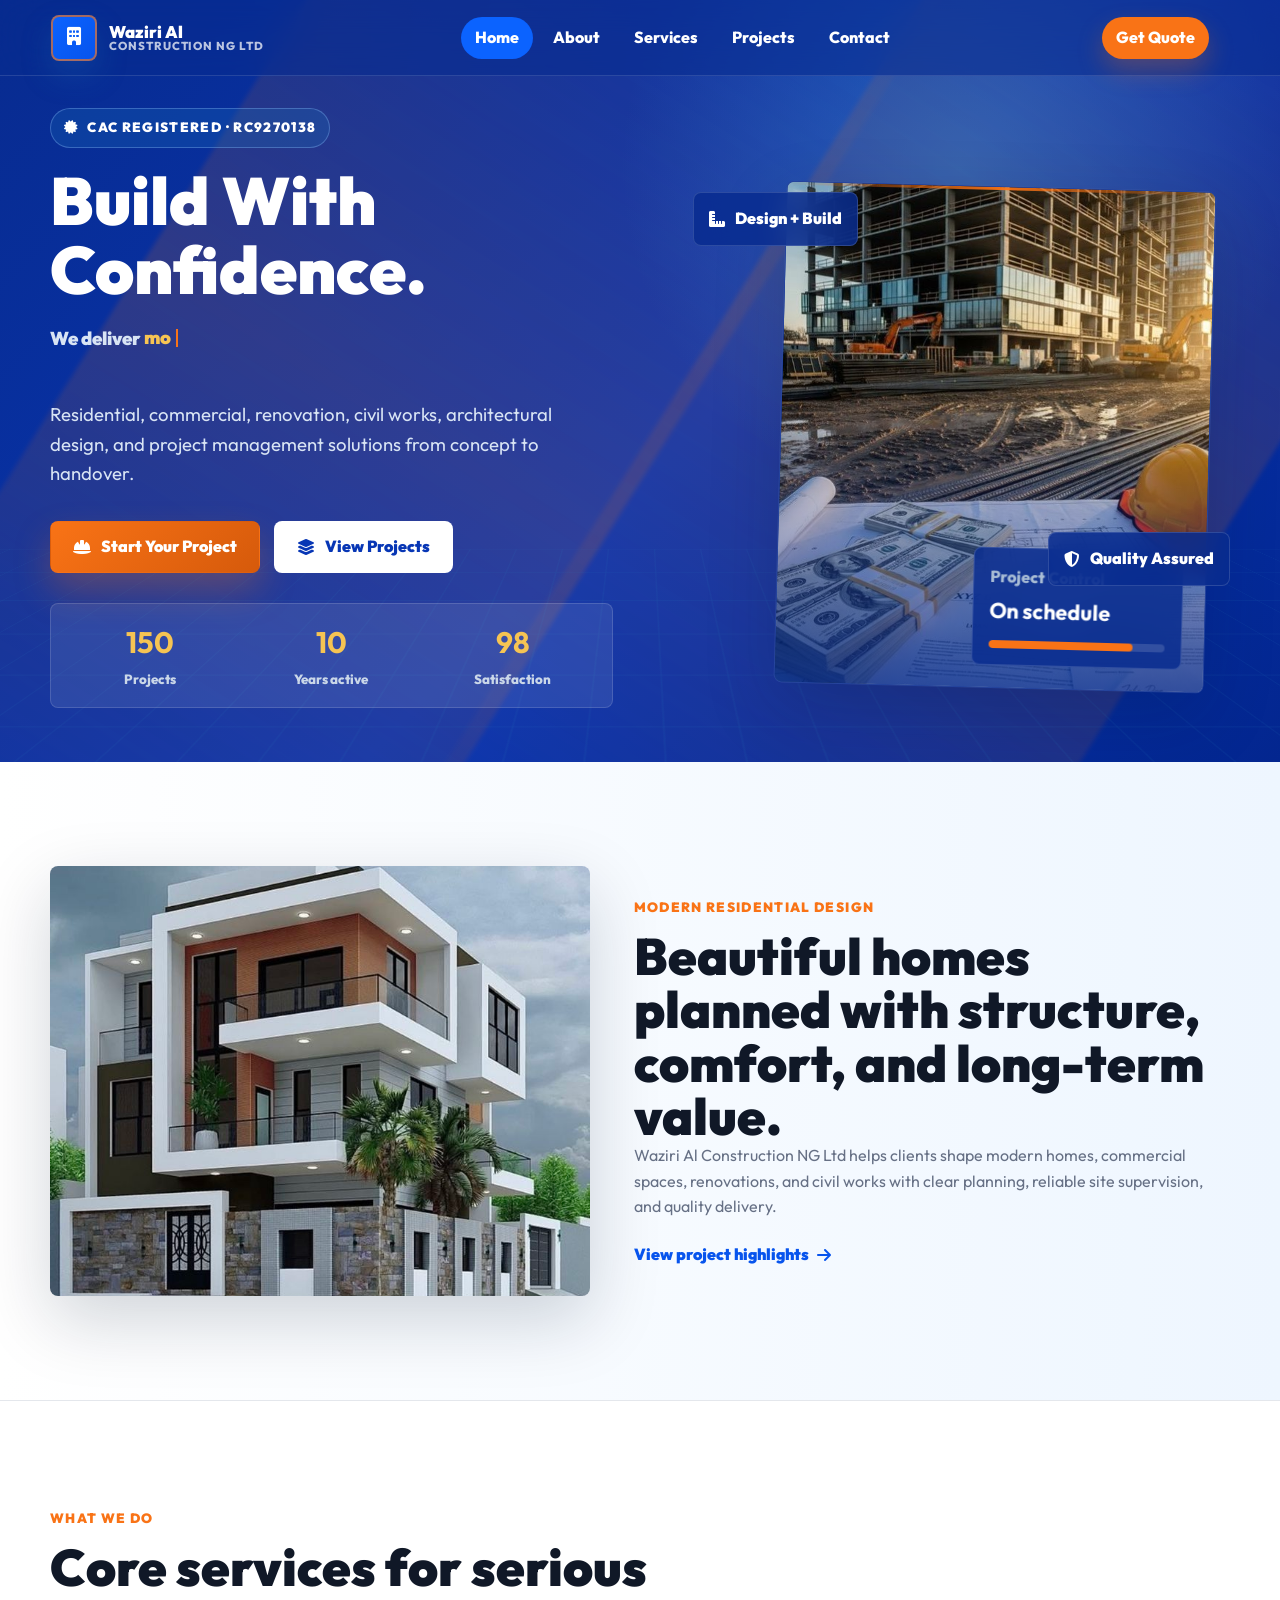
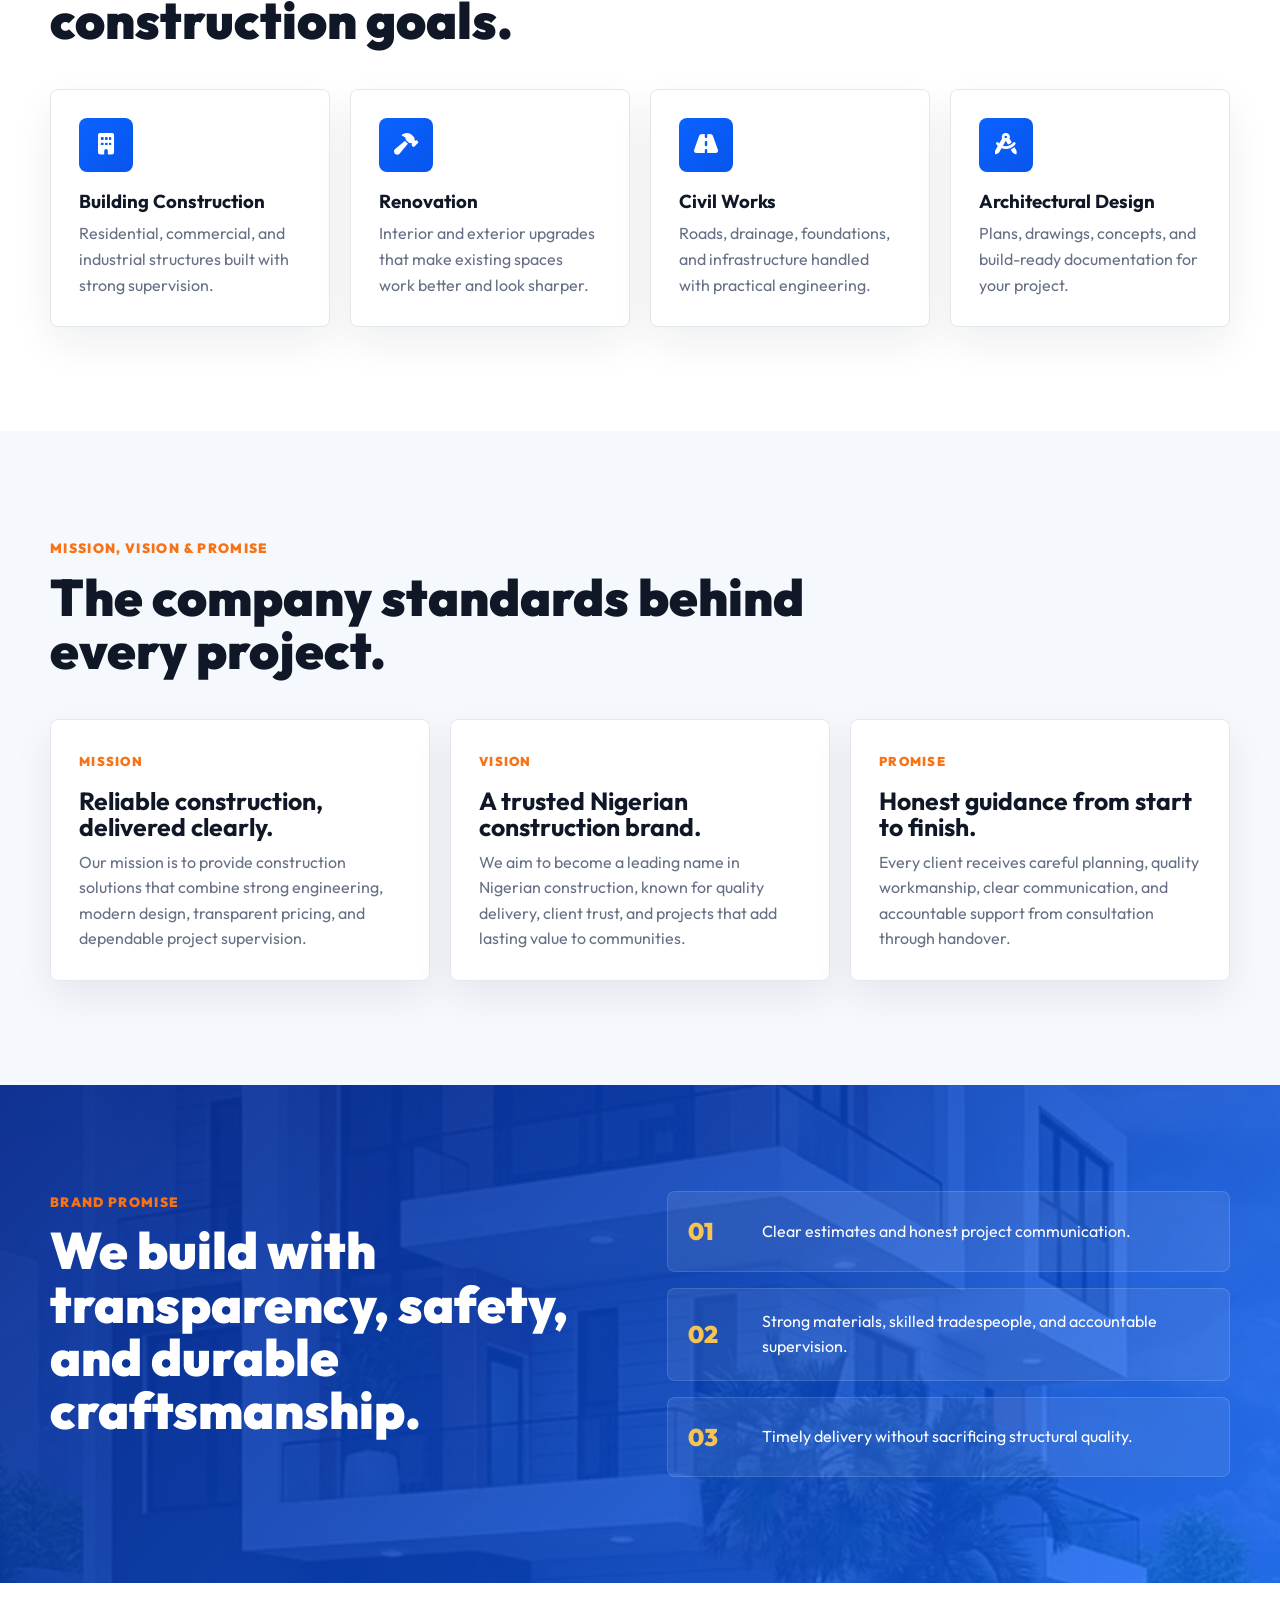
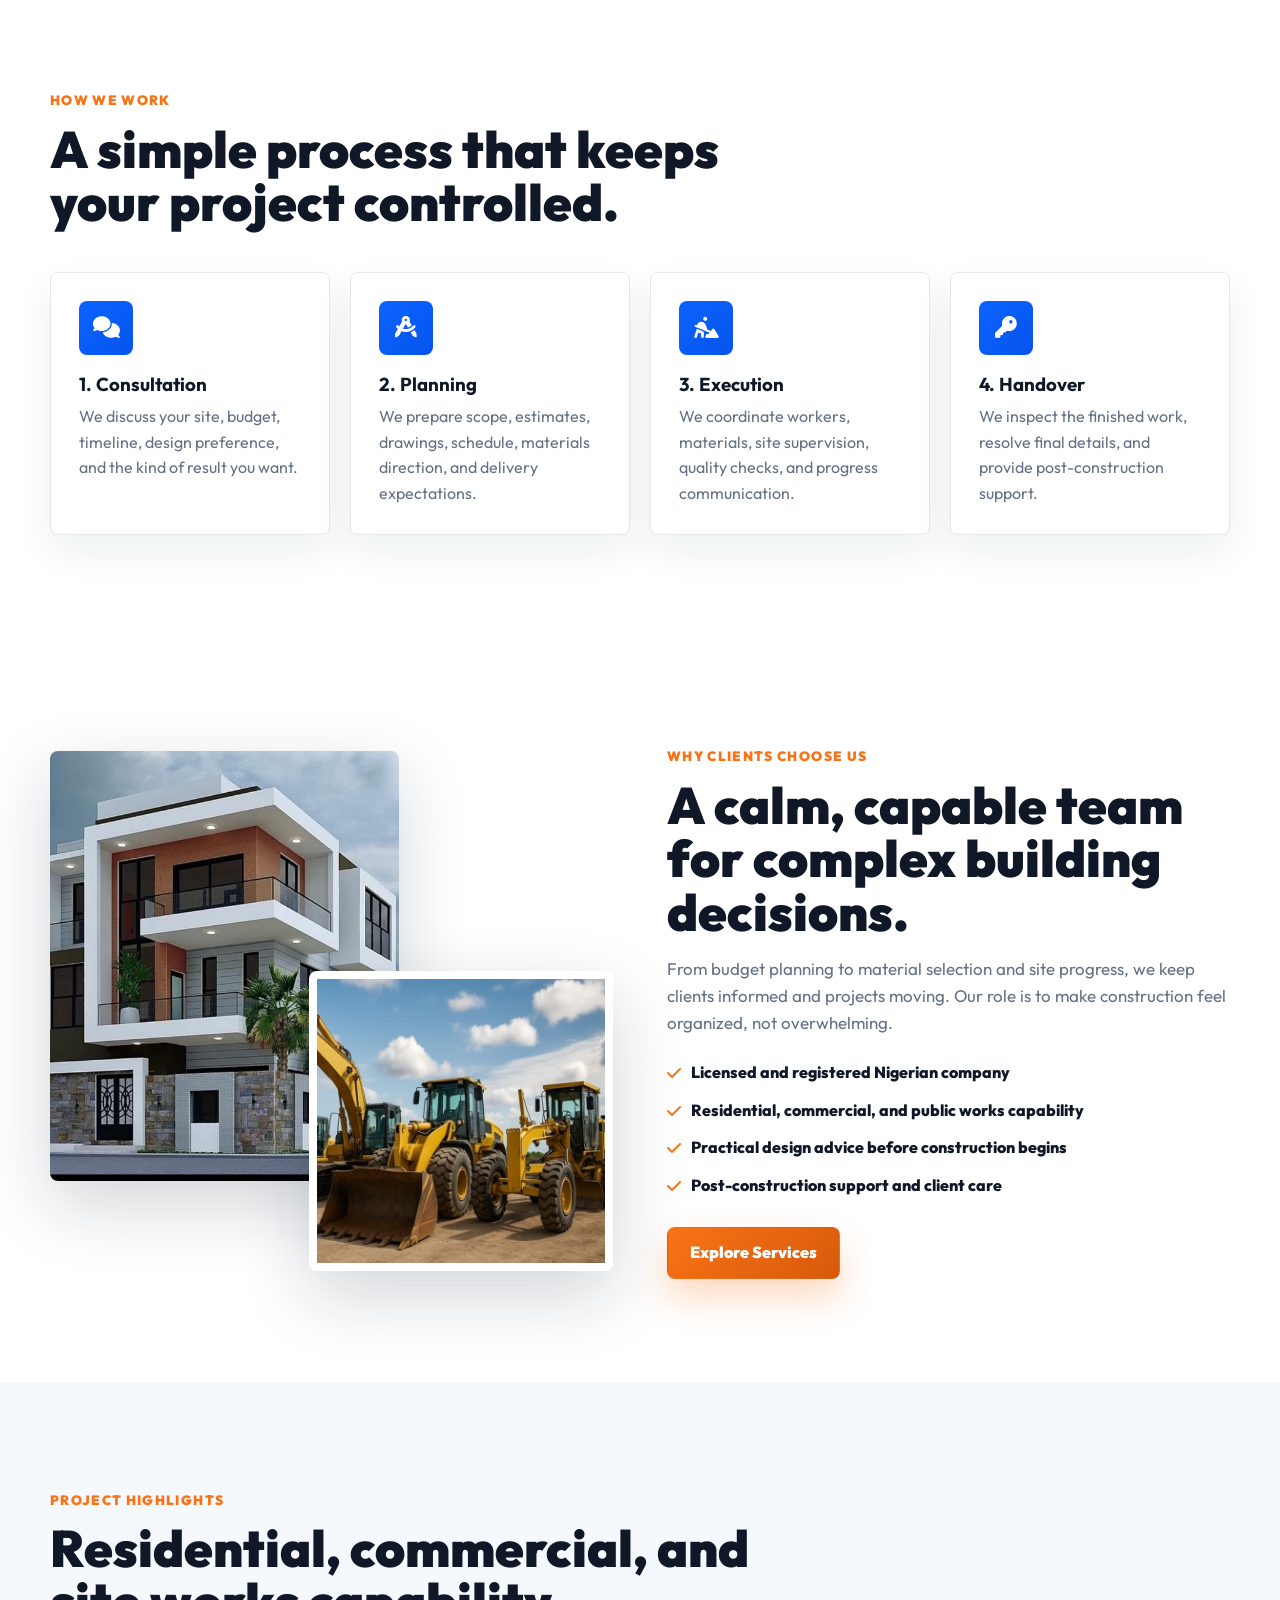
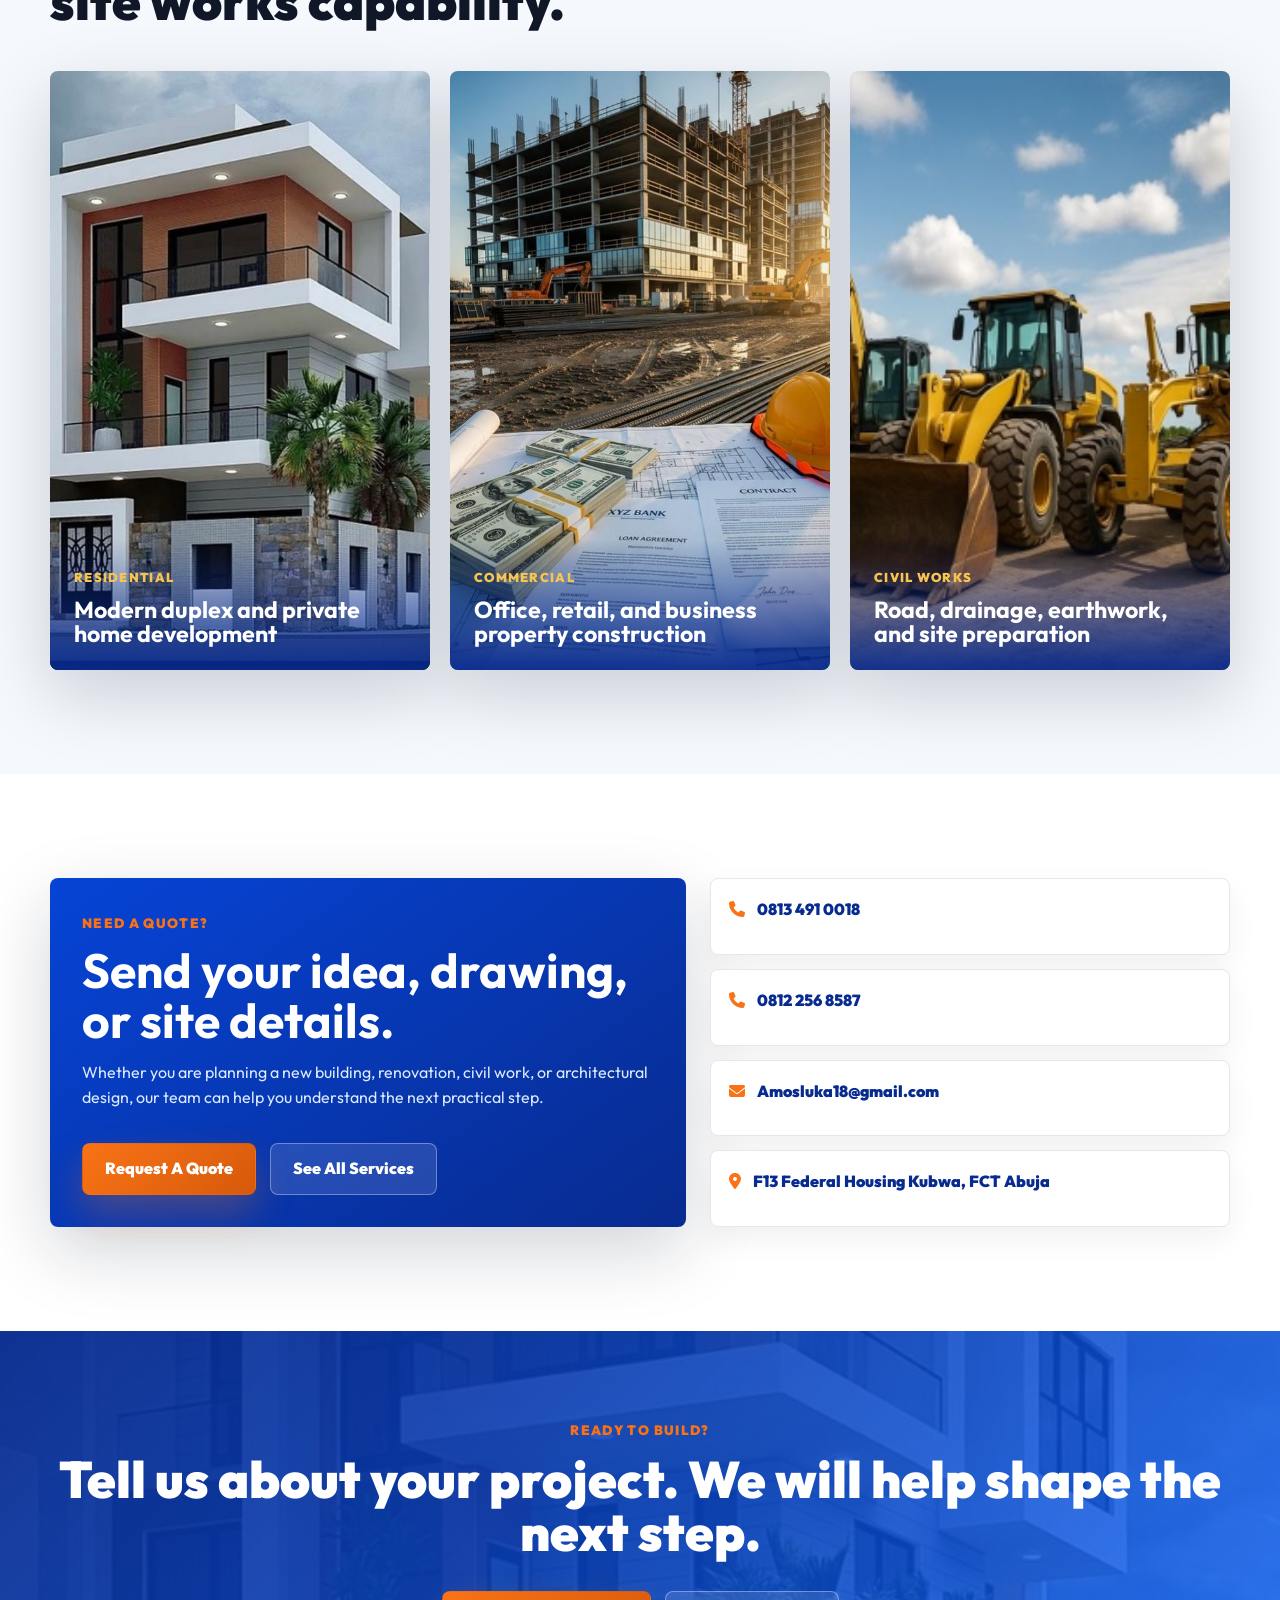
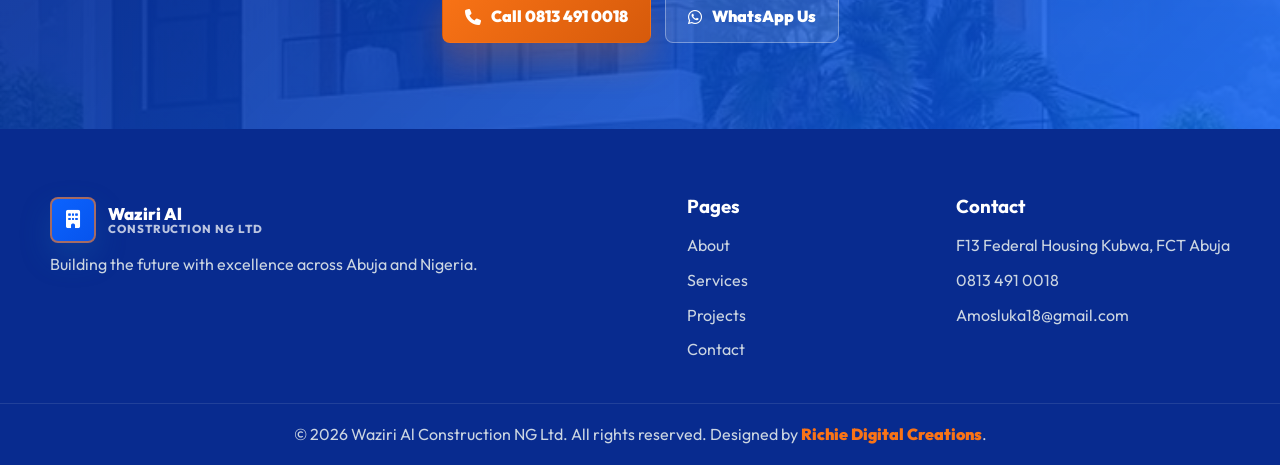
<file: index.html>
<!DOCTYPE html>
<html lang="en">
<head>
  <meta charset="UTF-8" />
  <meta name="viewport" content="width=device-width, initial-scale=1.0" />
  <title>Waziri Al Construction NG Ltd | Modern Construction in Abuja</title>
  <meta name="description" content="Waziri Al Construction NG Ltd delivers building construction, renovation, civil engineering, project management, and architectural design across Nigeria." />
  <link rel="preconnect" href="https://fonts.googleapis.com" />
  <link rel="preconnect" href="https://fonts.gstatic.com" crossorigin />
  <link href="https://fonts.googleapis.com/css2?family=Outfit:wght@300;400;500;600;700;800;900&display=swap" rel="stylesheet" />
  <link rel="stylesheet" href="https://cdnjs.cloudflare.com/ajax/libs/font-awesome/6.5.1/css/all.min.css" />
  <link rel="stylesheet" href="style.css" />
</head>
<body>
  <div class="page-loader" id="loader"><span></span><strong>Waziri Al</strong></div>

  <header class="site-header" id="navbar">
    <a class="brand" href="index (6).html" aria-label="Waziri Al Construction home">
      <span class="brand-mark"><i class="fa-solid fa-building"></i></span>
      <span><strong>Waziri Al</strong><small>Construction NG Ltd</small></span>
    </a>
    <nav class="site-nav" id="navLinks">
      <a class="active" href="index (6).html">Home</a>
      <a href="about.html">About</a>
      <a href="services.html">Services</a>
      <a href="projects.html">Projects</a>
      <a href="contact.html">Contact</a>
    </nav>
    <a class="header-cta" href="contact.html">Get Quote</a>
    <button class="menu-toggle" id="hamburger" aria-label="Open menu"><span></span><span></span><span></span></button>
  </header>

  <main>
    <section class="hero hero-home">
      <div class="hero-bg-motion">
        <span class="beam beam-one"></span>
        <span class="beam beam-two"></span>
        <span class="grid-plane"></span>
      </div>
      <div class="hero-shell">
        <div class="hero-copy reveal">
          <span class="eyebrow"><i class="fa-solid fa-certificate"></i> CAC Registered &middot; RC9270138</span>
          <h1>Build With Confidence.</h1>
          <p class="typing-lead">We deliver <span id="typedText">modern homes</span><span class="typing-cursor"></span></p>
          <p>Residential, commercial, renovation, civil works, architectural design, and project management solutions from concept to handover.</p>
          <div class="hero-actions">
            <a class="btn primary" href="contact.html"><i class="fa-solid fa-hard-hat"></i> Start Your Project</a>
            <a class="btn secondary" href="projects.html"><i class="fa-solid fa-layer-group"></i> View Projects</a>
          </div>
          <div class="hero-metrics" aria-label="Company highlights">
            <span><strong class="counter" data-target="150">0</strong><small>Projects</small></span>
            <span><strong class="counter" data-target="10">0</strong><small>Years active</small></span>
            <span><strong class="counter" data-target="98">0</strong><small>Satisfaction</small></span>
          </div>
        </div>

        <div class="hero-visual reveal">
          <div class="build-card">
            <img src="flyer-extract-1.jpg" alt="Modern construction site with planning documents" />
            <div class="scan-line"></div>
            <div class="progress-panel">
              <span>Project Control</span>
              <strong>On schedule</strong>
              <div><i style="width:82%"></i></div>
            </div>
          </div>
          <div class="floating-chip chip-one"><i class="fa-solid fa-ruler-combined"></i> Design + Build</div>
          <div class="floating-chip chip-two"><i class="fa-solid fa-shield-halved"></i> Quality Assured</div>
        </div>
      </div>
    </section>

    <section class="section intro-band">
      <div class="container showcase-grid">
        <div class="showcase-image reveal">
          <img src="flyer-extract-6.jfif" alt="Modern luxury home design" />
        </div>
        <div class="intro-copy reveal">
          <span class="section-kicker">Modern Residential Design</span>
          <h2>Beautiful homes planned with structure, comfort, and long-term value.</h2>
          <p>Waziri Al Construction NG Ltd helps clients shape modern homes, commercial spaces, renovations, and civil works with clear planning, reliable site supervision, and quality delivery.</p>
          <a class="text-link" href="projects.html">View project highlights <i class="fa-solid fa-arrow-right"></i></a>
        </div>
      </div>
    </section>

    <section class="section">
      <div class="container">
        <div class="section-head reveal">
          <span class="section-kicker">What We Do</span>
          <h2>Core services for serious construction goals.</h2>
        </div>
        <div class="service-strip">
          <article class="mini-card reveal"><i class="fa-solid fa-building"></i><h3>Building Construction</h3><p>Residential, commercial, and industrial structures built with strong supervision.</p></article>
          <article class="mini-card reveal"><i class="fa-solid fa-hammer"></i><h3>Renovation</h3><p>Interior and exterior upgrades that make existing spaces work better and look sharper.</p></article>
          <article class="mini-card reveal"><i class="fa-solid fa-road"></i><h3>Civil Works</h3><p>Roads, drainage, foundations, and infrastructure handled with practical engineering.</p></article>
          <article class="mini-card reveal"><i class="fa-solid fa-drafting-compass"></i><h3>Architectural Design</h3><p>Plans, drawings, concepts, and build-ready documentation for your project.</p></article>
        </div>
      </div>
    </section>

    <section class="section soft-section">
      <div class="container">
        <div class="section-head reveal">
          <span class="section-kicker">Mission, Vision & Promise</span>
          <h2>The company standards behind every project.</h2>
        </div>
        <div class="home-info-grid">
          <article class="info-card reveal">
            <span>Mission</span>
            <h3>Reliable construction, delivered clearly.</h3>
            <p>Our mission is to provide construction solutions that combine strong engineering, modern design, transparent pricing, and dependable project supervision.</p>
          </article>
          <article class="info-card reveal">
            <span>Vision</span>
            <h3>A trusted Nigerian construction brand.</h3>
            <p>We aim to become a leading name in Nigerian construction, known for quality delivery, client trust, and projects that add lasting value to communities.</p>
          </article>
          <article class="info-card reveal">
            <span>Promise</span>
            <h3>Honest guidance from start to finish.</h3>
            <p>Every client receives careful planning, quality workmanship, clear communication, and accountable support from consultation through handover.</p>
          </article>
        </div>
      </div>
    </section>

    <section class="section dark-section">
      <div class="container promise-grid">
        <div class="section-head reveal">
          <span class="section-kicker light">Brand Promise</span>
          <h2>We build with transparency, safety, and durable craftsmanship.</h2>
        </div>
        <div class="promise-list">
          <div class="promise-item reveal"><span>01</span><p>Clear estimates and honest project communication.</p></div>
          <div class="promise-item reveal"><span>02</span><p>Strong materials, skilled tradespeople, and accountable supervision.</p></div>
          <div class="promise-item reveal"><span>03</span><p>Timely delivery without sacrificing structural quality.</p></div>
        </div>
      </div>
    </section>

    <section class="section">
      <div class="container">
        <div class="section-head reveal">
          <span class="section-kicker">How We Work</span>
          <h2>A simple process that keeps your project controlled.</h2>
        </div>
        <div class="service-strip">
          <article class="mini-card reveal"><i class="fa-solid fa-comments"></i><h3>1. Consultation</h3><p>We discuss your site, budget, timeline, design preference, and the kind of result you want.</p></article>
          <article class="mini-card reveal"><i class="fa-solid fa-compass-drafting"></i><h3>2. Planning</h3><p>We prepare scope, estimates, drawings, schedule, materials direction, and delivery expectations.</p></article>
          <article class="mini-card reveal"><i class="fa-solid fa-person-digging"></i><h3>3. Execution</h3><p>We coordinate workers, materials, site supervision, quality checks, and progress communication.</p></article>
          <article class="mini-card reveal"><i class="fa-solid fa-key"></i><h3>4. Handover</h3><p>We inspect the finished work, resolve final details, and provide post-construction support.</p></article>
        </div>
      </div>
    </section>

    <section class="section">
      <div class="container split-section">
        <div class="image-stack reveal">
          <img src="flyer-extract-6.jfif" alt="Modern residential building design" />
          <img src="flyer-extract-10.jpg" alt="Heavy construction equipment" />
        </div>
        <div class="content-stack reveal">
          <span class="section-kicker">Why Clients Choose Us</span>
          <h2>A calm, capable team for complex building decisions.</h2>
          <p>From budget planning to material selection and site progress, we keep clients informed and projects moving. Our role is to make construction feel organized, not overwhelming.</p>
          <ul class="check-list">
            <li><i class="fa-solid fa-check"></i> Licensed and registered Nigerian company</li>
            <li><i class="fa-solid fa-check"></i> Residential, commercial, and public works capability</li>
            <li><i class="fa-solid fa-check"></i> Practical design advice before construction begins</li>
            <li><i class="fa-solid fa-check"></i> Post-construction support and client care</li>
          </ul>
          <a class="btn primary" href="services.html">Explore Services</a>
        </div>
      </div>
    </section>

    <section class="section soft-section">
      <div class="container">
        <div class="section-head reveal">
          <span class="section-kicker">Project Highlights</span>
          <h2>Residential, commercial, and site works capability.</h2>
        </div>
        <div class="home-project-row">
          <article class="home-project reveal">
            <img src="flyer-extract-6.jfif" alt="Modern residential building" />
            <div><span>Residential</span><h3>Modern duplex and private home development</h3></div>
          </article>
          <article class="home-project reveal">
            <img src="flyer-extract-1.jpg" alt="Commercial construction planning" />
            <div><span>Commercial</span><h3>Office, retail, and business property construction</h3></div>
          </article>
          <article class="home-project reveal">
            <img src="flyer-extract-10.jpg" alt="Construction equipment for civil works" />
            <div><span>Civil Works</span><h3>Road, drainage, earthwork, and site preparation</h3></div>
          </article>
        </div>
      </div>
    </section>

    <section class="section">
      <div class="container quick-contact-grid">
        <div class="quick-contact-card reveal">
          <span class="section-kicker light">Need A Quote?</span>
          <h2>Send your idea, drawing, or site details.</h2>
          <p>Whether you are planning a new building, renovation, civil work, or architectural design, our team can help you understand the next practical step.</p>
          <div class="hero-actions">
            <a class="btn primary" href="contact.html">Request A Quote</a>
            <a class="btn secondary light" href="services.html">See All Services</a>
          </div>
        </div>
        <div class="quick-contact-list reveal">
          <a href="tel:08134910018"><i class="fa-solid fa-phone"></i> 0813 491 0018</a>
          <a href="tel:08122568587"><i class="fa-solid fa-phone"></i> 0812 256 8587</a>
          <a href="mailto:Amosluka18@gmail.com"><i class="fa-solid fa-envelope"></i> Amosluka18@gmail.com</a>
          <p><i class="fa-solid fa-location-dot"></i> F13 Federal Housing Kubwa, FCT Abuja</p>
        </div>
      </div>
    </section>

    <section class="section cta-section">
      <div class="container cta-box reveal">
        <span class="section-kicker light">Ready To Build?</span>
        <h2>Tell us about your project. We will help shape the next step.</h2>
        <div class="hero-actions">
          <a class="btn primary" href="tel:08134910018"><i class="fa-solid fa-phone"></i> Call 0813 491 0018</a>
          <a class="btn secondary light" href="https://wa.me/2348134910018"><i class="fa-brands fa-whatsapp"></i> WhatsApp Us</a>
        </div>
      </div>
    </section>
  </main>

  <footer class="site-footer">
    <div class="container footer-grid">
      <div><a class="brand footer-brand" href="index (6).html"><span class="brand-mark"><i class="fa-solid fa-building"></i></span><span><strong>Waziri Al</strong><small>Construction NG Ltd</small></span></a><p>Building the future with excellence across Abuja and Nigeria.</p></div>
      <div><h3>Pages</h3><a href="about.html">About</a><a href="services.html">Services</a><a href="projects.html">Projects</a><a href="contact.html">Contact</a></div>
      <div><h3>Contact</h3><p>F13 Federal Housing Kubwa, FCT Abuja</p><p><a href="tel:08134910018">0813 491 0018</a></p><p><a href="mailto:Amosluka18@gmail.com">Amosluka18@gmail.com</a></p></div>
    </div>
    <div class="footer-bottom">&copy; <span id="currentYear"></span> Waziri Al Construction NG Ltd. All rights reserved. Designed by <a href="https://wa.me/23481258766" target="_blank" rel="noopener">Richie Digital Creations</a>.</div>
  </footer>

  <button class="scroll-top" id="scrollTop" aria-label="Scroll to top"><i class="fa-solid fa-arrow-up"></i></button>
  <script src="script.js"></script>
</body>
</html>
</file>
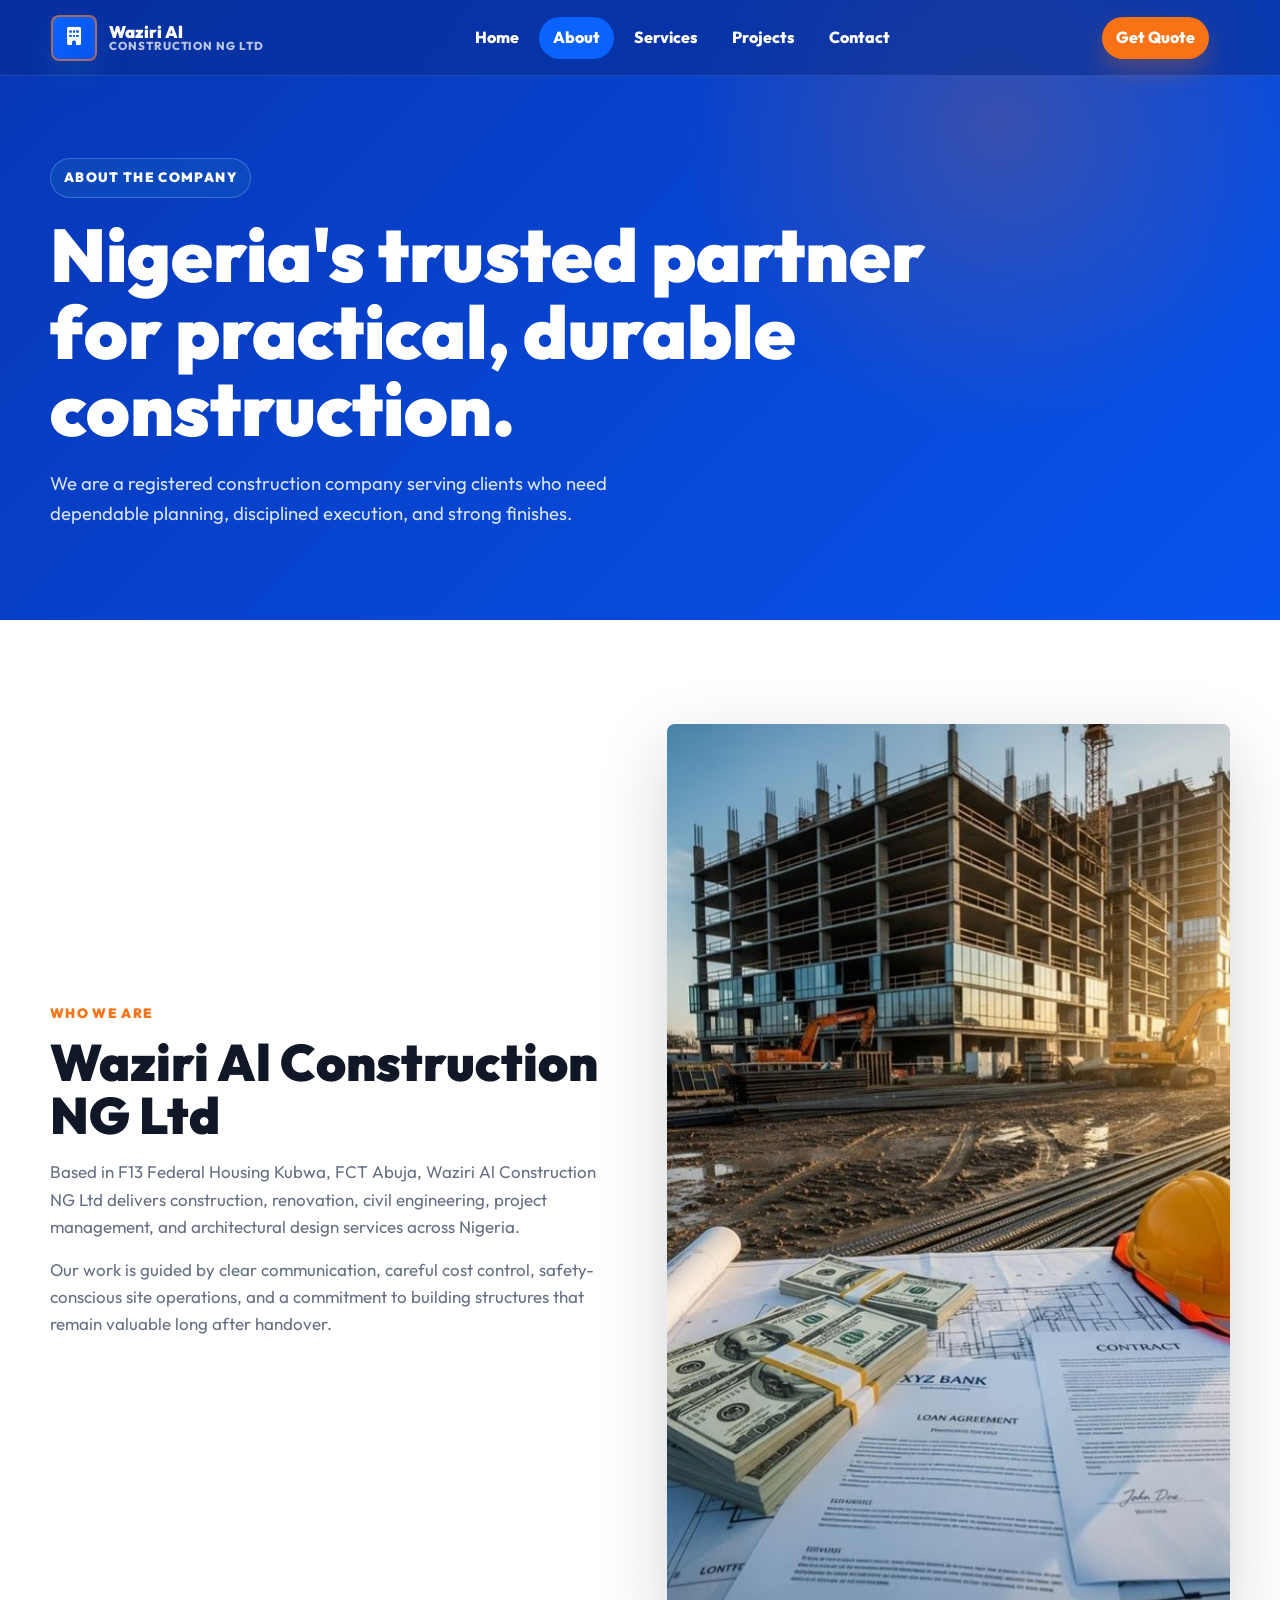
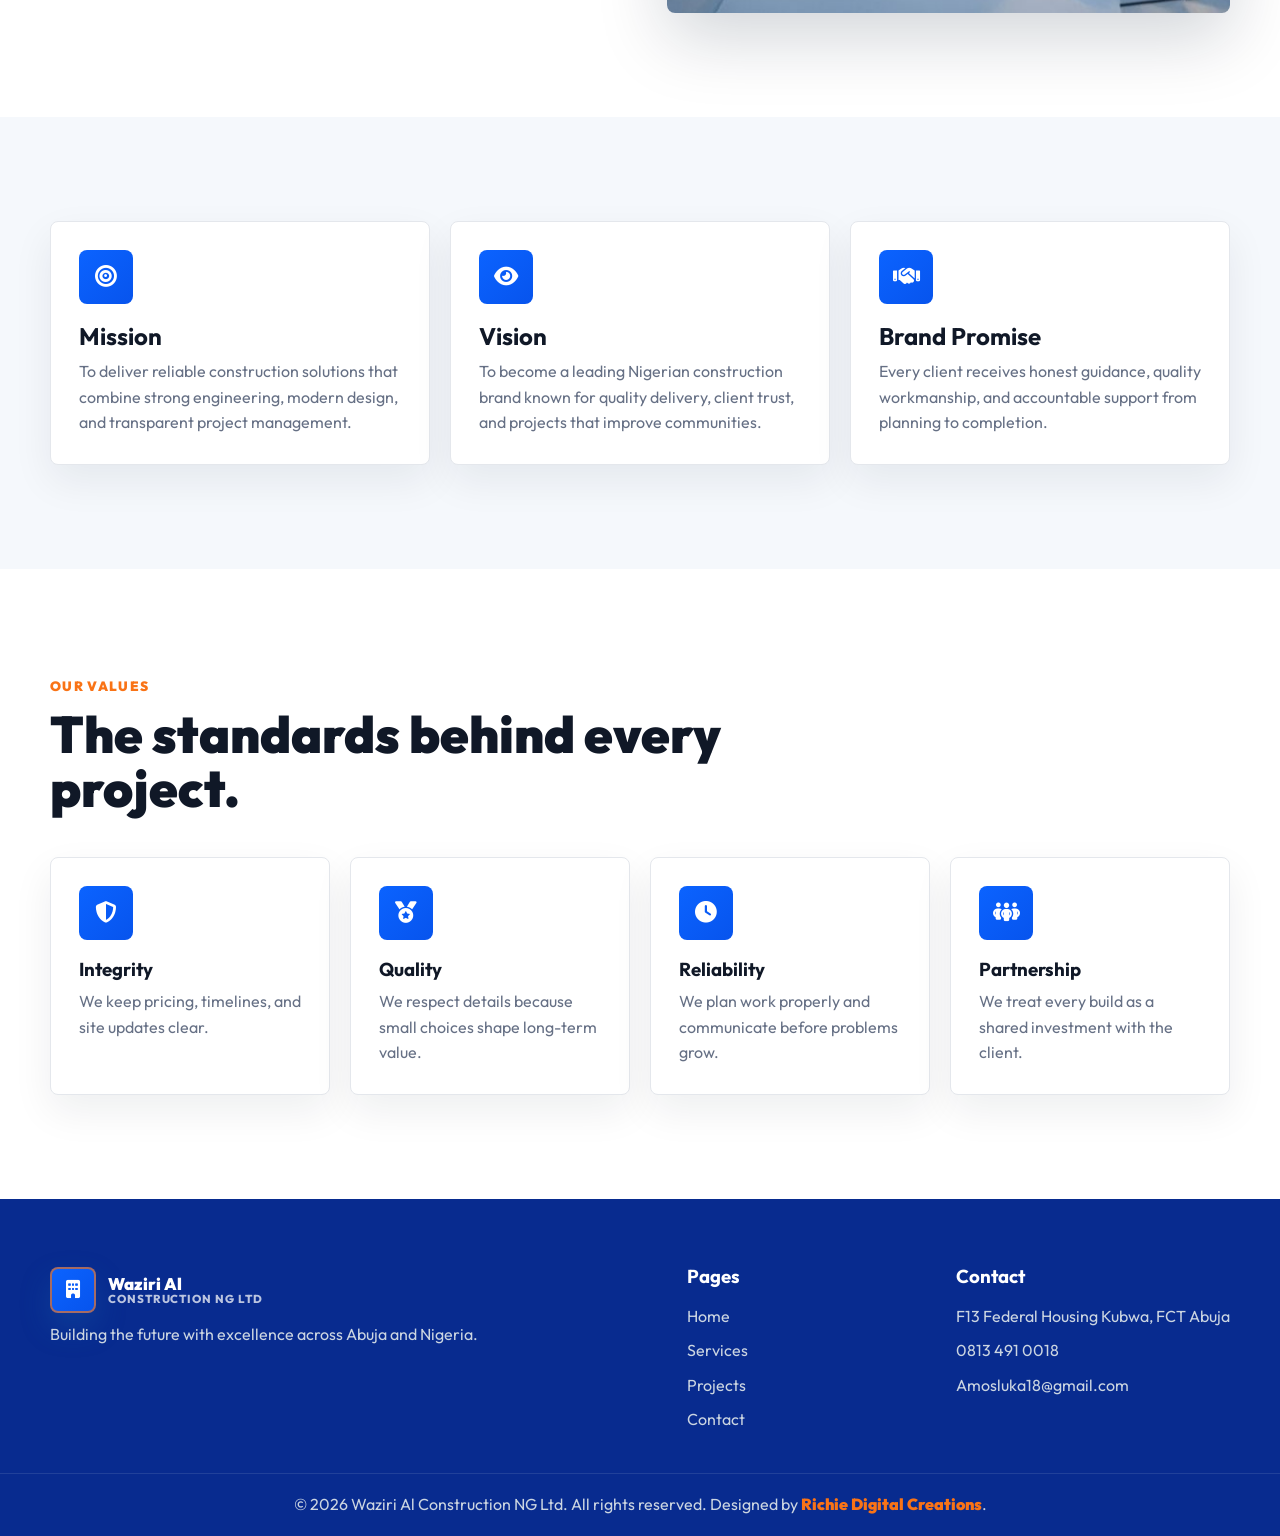
<file: about.html>
<!DOCTYPE html>
<html lang="en">
<head>
  <meta charset="UTF-8" />
  <meta name="viewport" content="width=device-width, initial-scale=1.0" />
  <title>About | Waziri Al Construction NG Ltd</title>
  <link rel="preconnect" href="https://fonts.googleapis.com" />
  <link rel="preconnect" href="https://fonts.gstatic.com" crossorigin />
  <link href="https://fonts.googleapis.com/css2?family=Outfit:wght@300;400;500;600;700;800;900&display=swap" rel="stylesheet" />
  <link rel="stylesheet" href="https://cdnjs.cloudflare.com/ajax/libs/font-awesome/6.5.1/css/all.min.css" />
  <link rel="stylesheet" href="style.css" />
</head>
<body>
  <header class="site-header" id="navbar">
    <a class="brand" href="index (6).html"><span class="brand-mark"><i class="fa-solid fa-building"></i></span><span><strong>Waziri Al</strong><small>Construction NG Ltd</small></span></a>
    <nav class="site-nav" id="navLinks"><a href="index (6).html">Home</a><a class="active" href="about.html">About</a><a href="services.html">Services</a><a href="projects.html">Projects</a><a href="contact.html">Contact</a></nav>
    <a class="header-cta" href="contact.html">Get Quote</a>
    <button class="menu-toggle" id="hamburger" aria-label="Open menu"><span></span><span></span><span></span></button>
  </header>

  <main>
    <section class="page-hero">
      <div class="container reveal">
        <span class="eyebrow">About The Company</span>
        <h1>Nigeria's trusted partner for practical, durable construction.</h1>
        <p>We are a registered construction company serving clients who need dependable planning, disciplined execution, and strong finishes.</p>
      </div>
    </section>

    <section class="section">
      <div class="container split-section">
        <div class="content-stack reveal">
          <span class="section-kicker">Who We Are</span>
          <h2>Waziri Al Construction NG Ltd</h2>
          <p>Based in F13 Federal Housing Kubwa, FCT Abuja, Waziri Al Construction NG Ltd delivers construction, renovation, civil engineering, project management, and architectural design services across Nigeria.</p>
          <p>Our work is guided by clear communication, careful cost control, safety-conscious site operations, and a commitment to building structures that remain valuable long after handover.</p>
        </div>
        <div class="image-frame reveal"><img src="flyer-extract-1.jpg" alt="Construction site and project planning documents" /></div>
      </div>
    </section>

    <section class="section soft-section">
      <div class="container values-grid">
        <article class="value-card reveal"><i class="fa-solid fa-bullseye"></i><h2>Mission</h2><p>To deliver reliable construction solutions that combine strong engineering, modern design, and transparent project management.</p></article>
        <article class="value-card reveal"><i class="fa-solid fa-eye"></i><h2>Vision</h2><p>To become a leading Nigerian construction brand known for quality delivery, client trust, and projects that improve communities.</p></article>
        <article class="value-card reveal"><i class="fa-solid fa-handshake"></i><h2>Brand Promise</h2><p>Every client receives honest guidance, quality workmanship, and accountable support from planning to completion.</p></article>
      </div>
    </section>

    <section class="section">
      <div class="container">
        <div class="section-head reveal"><span class="section-kicker">Our Values</span><h2>The standards behind every project.</h2></div>
        <div class="service-strip">
          <article class="mini-card reveal"><i class="fa-solid fa-shield-halved"></i><h3>Integrity</h3><p>We keep pricing, timelines, and site updates clear.</p></article>
          <article class="mini-card reveal"><i class="fa-solid fa-medal"></i><h3>Quality</h3><p>We respect details because small choices shape long-term value.</p></article>
          <article class="mini-card reveal"><i class="fa-solid fa-clock"></i><h3>Reliability</h3><p>We plan work properly and communicate before problems grow.</p></article>
          <article class="mini-card reveal"><i class="fa-solid fa-people-group"></i><h3>Partnership</h3><p>We treat every build as a shared investment with the client.</p></article>
        </div>
      </div>
    </section>
  </main>

  <footer class="site-footer"><div class="container footer-grid"><div><a class="brand footer-brand" href="index (6).html"><span class="brand-mark"><i class="fa-solid fa-building"></i></span><span><strong>Waziri Al</strong><small>Construction NG Ltd</small></span></a><p>Building the future with excellence across Abuja and Nigeria.</p></div><div><h3>Pages</h3><a href="index (6).html">Home</a><a href="services.html">Services</a><a href="projects.html">Projects</a><a href="contact.html">Contact</a></div><div><h3>Contact</h3><p>F13 Federal Housing Kubwa, FCT Abuja</p><p><a href="tel:08134910018">0813 491 0018</a></p><p><a href="mailto:Amosluka18@gmail.com">Amosluka18@gmail.com</a></p></div></div><div class="footer-bottom">&copy; <span id="currentYear"></span> Waziri Al Construction NG Ltd. All rights reserved. Designed by <a href="https://wa.me/23481258766" target="_blank" rel="noopener">Richie Digital Creations</a>.</div></footer>
  <button class="scroll-top" id="scrollTop" aria-label="Scroll to top"><i class="fa-solid fa-arrow-up"></i></button>
  <script src="script.js"></script>
</body>
</html>
</file>
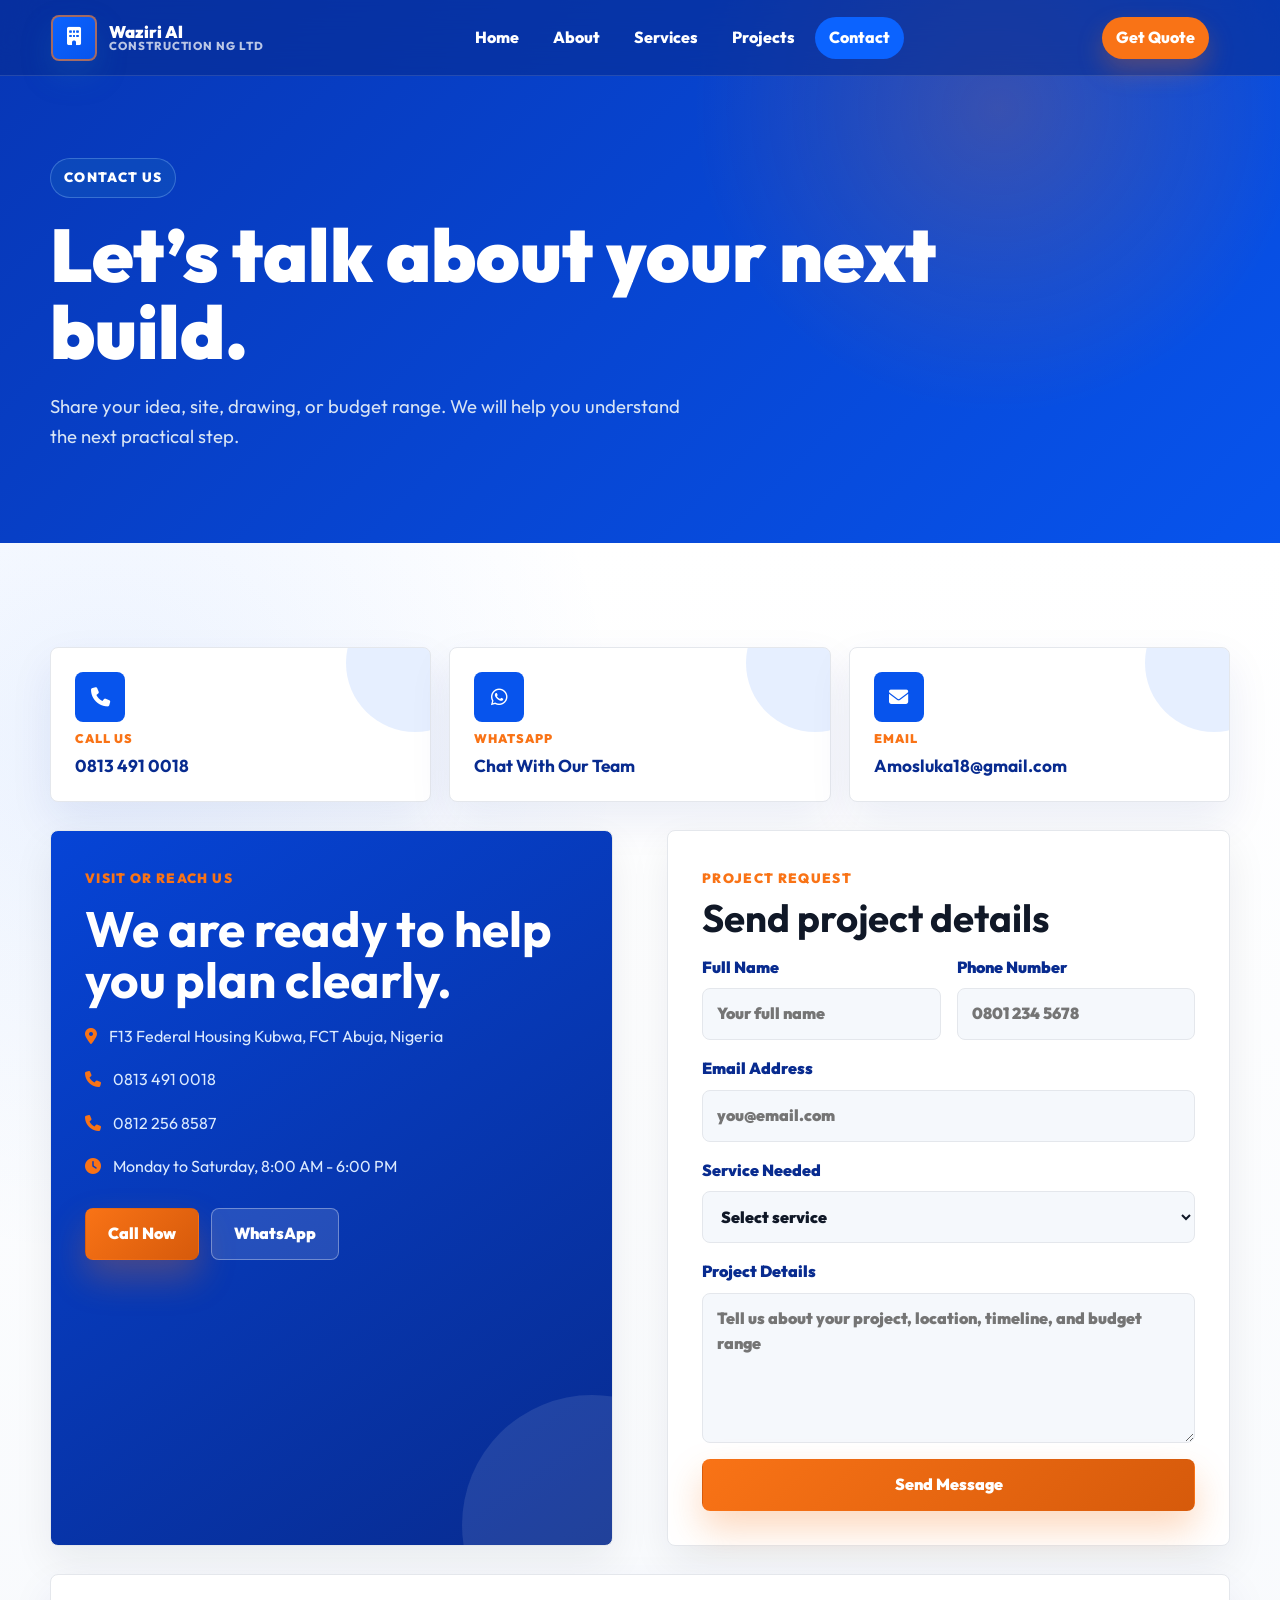
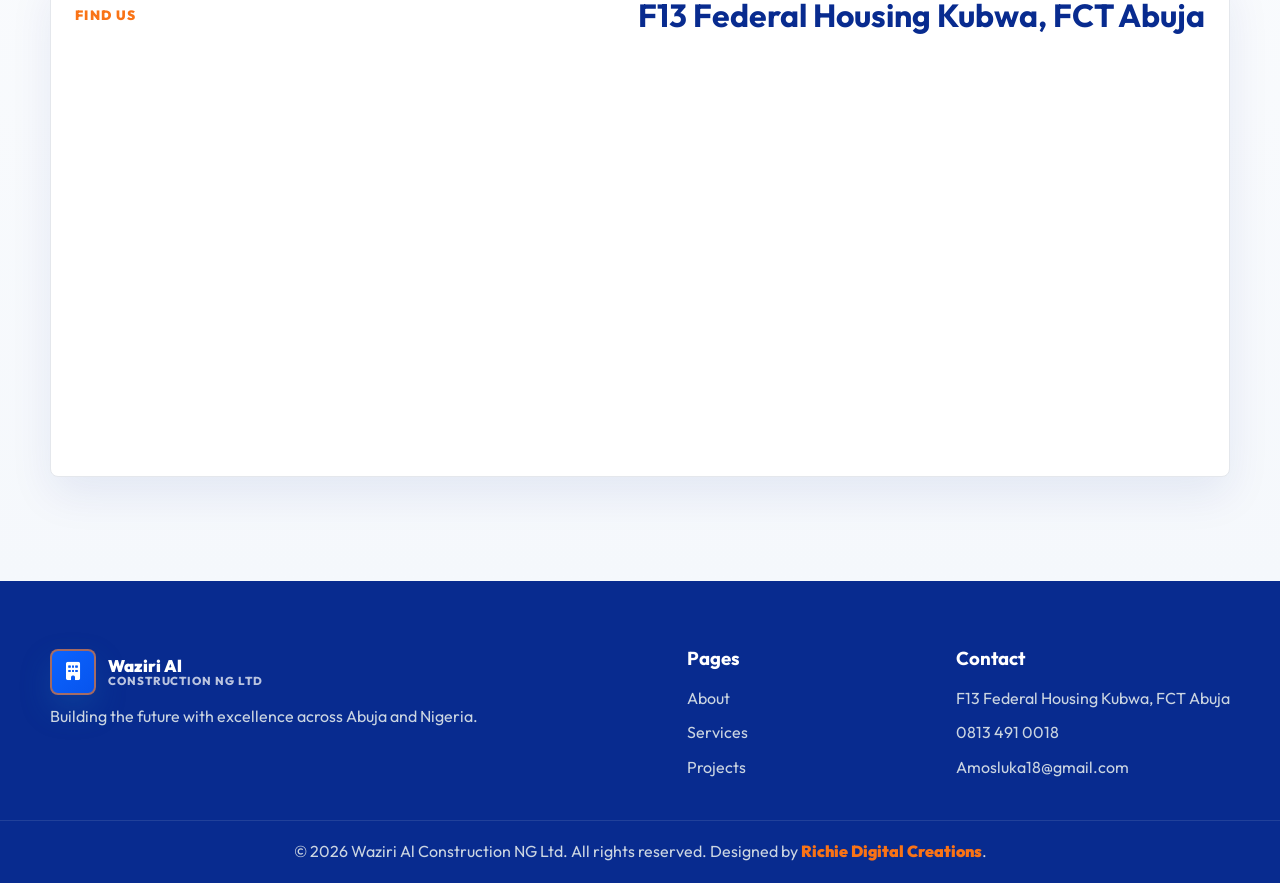
<file: contact.html>
<!DOCTYPE html>
<html lang="en">
<head>
  <meta charset="UTF-8" />
  <meta name="viewport" content="width=device-width, initial-scale=1.0" />
  <title>Contact | Waziri Al Construction NG Ltd</title>
  <link rel="preconnect" href="https://fonts.googleapis.com" />
  <link rel="preconnect" href="https://fonts.gstatic.com" crossorigin />
  <link href="https://fonts.googleapis.com/css2?family=Outfit:wght@300;400;500;600;700;800;900&display=swap" rel="stylesheet" />
  <link rel="stylesheet" href="https://cdnjs.cloudflare.com/ajax/libs/font-awesome/6.5.1/css/all.min.css" />
  <link rel="stylesheet" href="style.css" />
</head>
<body>
  <header class="site-header" id="navbar">
    <a class="brand" href="index (6).html"><span class="brand-mark"><i class="fa-solid fa-building"></i></span><span><strong>Waziri Al</strong><small>Construction NG Ltd</small></span></a>
    <nav class="site-nav" id="navLinks"><a href="index (6).html">Home</a><a href="about.html">About</a><a href="services.html">Services</a><a href="projects.html">Projects</a><a class="active" href="contact.html">Contact</a></nav>
    <a class="header-cta" href="contact.html">Get Quote</a>
    <button class="menu-toggle" id="hamburger" aria-label="Open menu"><span></span><span></span><span></span></button>
  </header>

  <main>
    <section class="page-hero contact-hero">
      <div class="container reveal">
        <span class="eyebrow">Contact Us</span>
        <h1>Let’s talk about your next build.</h1>
        <p>Share your idea, site, drawing, or budget range. We will help you understand the next practical step.</p>
      </div>
    </section>

    <section class="section contact-section">
      <div class="container">
        <div class="contact-methods">
          <a class="contact-method reveal" href="tel:08134910018">
            <i class="fa-solid fa-phone"></i>
            <span>Call Us</span>
            <strong>0813 491 0018</strong>
          </a>
          <a class="contact-method reveal" href="https://wa.me/2348134910018" target="_blank" rel="noopener">
            <i class="fa-brands fa-whatsapp"></i>
            <span>WhatsApp</span>
            <strong>Chat With Our Team</strong>
          </a>
          <a class="contact-method reveal" href="mailto:Amosluka18@gmail.com">
            <i class="fa-solid fa-envelope"></i>
            <span>Email</span>
            <strong>Amosluka18@gmail.com</strong>
          </a>
        </div>

        <div class="contact-layout contact-modern">
          <aside class="contact-panel reveal">
            <span class="section-kicker light">Visit Or Reach Us</span>
            <h2>We are ready to help you plan clearly.</h2>
            <p><i class="fa-solid fa-location-dot"></i> F13 Federal Housing Kubwa, FCT Abuja, Nigeria</p>
            <p><i class="fa-solid fa-phone"></i> <a href="tel:08134910018">0813 491 0018</a></p>
            <p><i class="fa-solid fa-phone"></i> <a href="tel:08122568587">0812 256 8587</a></p>
            <p><i class="fa-solid fa-clock"></i> Monday to Saturday, 8:00 AM - 6:00 PM</p>
            <div class="contact-actions">
              <a class="btn primary" href="tel:08134910018">Call Now</a>
              <a class="btn secondary light" href="https://wa.me/2348134910018" target="_blank" rel="noopener">WhatsApp</a>
            </div>
          </aside>

          <form class="contact-form reveal" id="contactForm">
            <div class="form-heading">
              <span class="section-kicker">Project Request</span>
              <h2>Send project details</h2>
            </div>
            <div class="form-two">
              <label>Full Name<input required name="name" type="text" placeholder="Your full name" /></label>
              <label>Phone Number<input required name="phone" type="tel" placeholder="0801 234 5678" /></label>
            </div>
            <label>Email Address<input name="email" type="email" placeholder="you@email.com" /></label>
            <label>Service Needed<select required name="service"><option value="">Select service</option><option>Building Construction</option><option>Renovation & Remodeling</option><option>Civil Engineering Works</option><option>Project Management</option><option>Architectural Design</option></select></label>
            <label>Project Details<textarea required name="message" placeholder="Tell us about your project, location, timeline, and budget range"></textarea></label>
            <button class="btn primary" type="submit">Send Message</button>
            <p class="form-success" id="formSuccess">Message received. We will contact you shortly.</p>
          </form>
        </div>

        <div class="map-card reveal">
          <div class="map-copy">
            <span class="section-kicker">Find Us</span>
            <h2>F13 Federal Housing Kubwa, FCT Abuja</h2>
          </div>
          <iframe
            src="https://www.google.com/maps?q=F13%20Federal%20Housing%20Kubwa%2C%20FCT%20Abuja%2C%20Nigeria&output=embed"
            width="100%"
            height="420"
            style="border:0;"
            allowfullscreen=""
            loading="lazy"
            referrerpolicy="no-referrer-when-downgrade"
            title="Waziri Al Construction NG Ltd location map">
          </iframe>
        </div>
      </div>
    </section>
  </main>

  <footer class="site-footer">
    <div class="container footer-grid">
      <div><a class="brand footer-brand" href="index (6).html"><span class="brand-mark"><i class="fa-solid fa-building"></i></span><span><strong>Waziri Al</strong><small>Construction NG Ltd</small></span></a><p>Building the future with excellence across Abuja and Nigeria.</p></div>
      <div><h3>Pages</h3><a href="about.html">About</a><a href="services.html">Services</a><a href="projects.html">Projects</a></div>
      <div><h3>Contact</h3><p>F13 Federal Housing Kubwa, FCT Abuja</p><p><a href="tel:08134910018">0813 491 0018</a></p><p><a href="mailto:Amosluka18@gmail.com">Amosluka18@gmail.com</a></p></div>
    </div>
    <div class="footer-bottom">&copy; <span id="currentYear"></span> Waziri Al Construction NG Ltd. All rights reserved. Designed by <a href="https://wa.me/23481258766" target="_blank" rel="noopener">Richie Digital Creations</a>.</div>
  </footer>
  <button class="scroll-top" id="scrollTop" aria-label="Scroll to top"><i class="fa-solid fa-arrow-up"></i></button>
  <script src="script.js"></script>
</body>
</html>
</file>
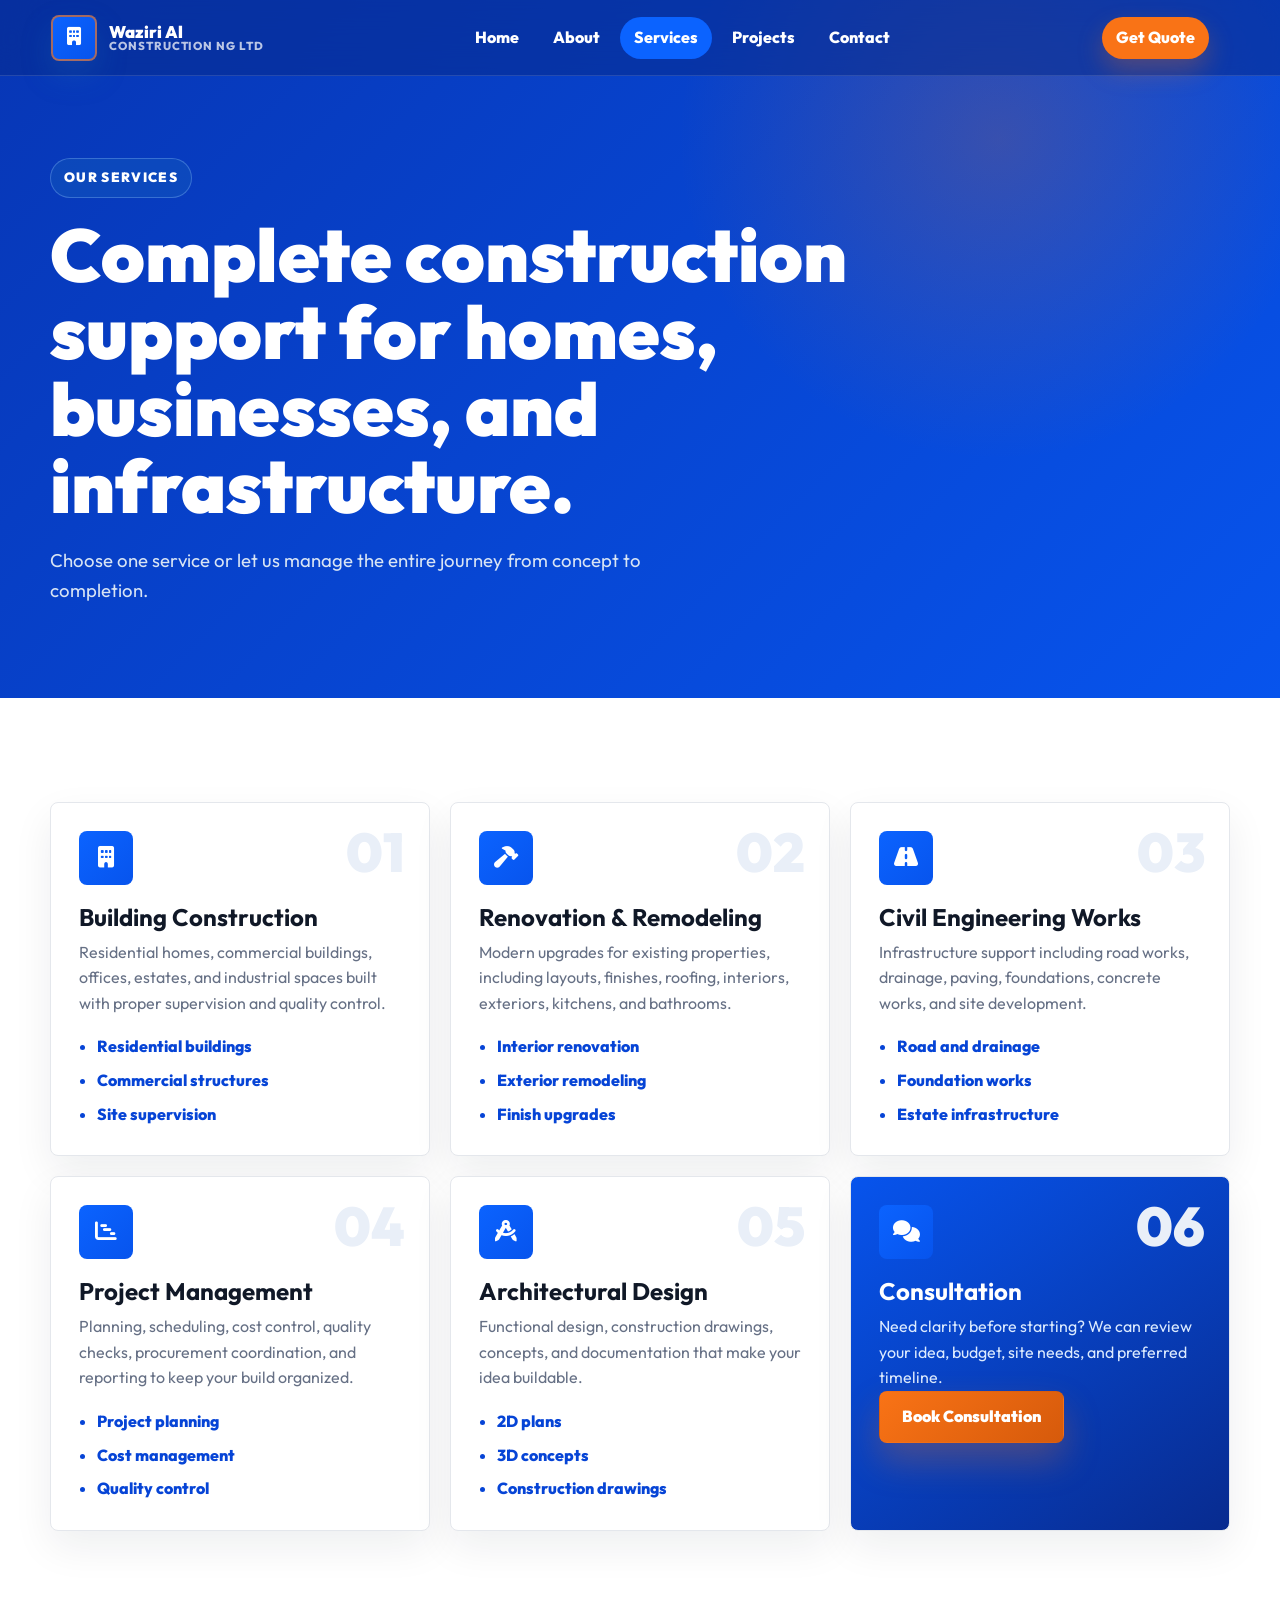
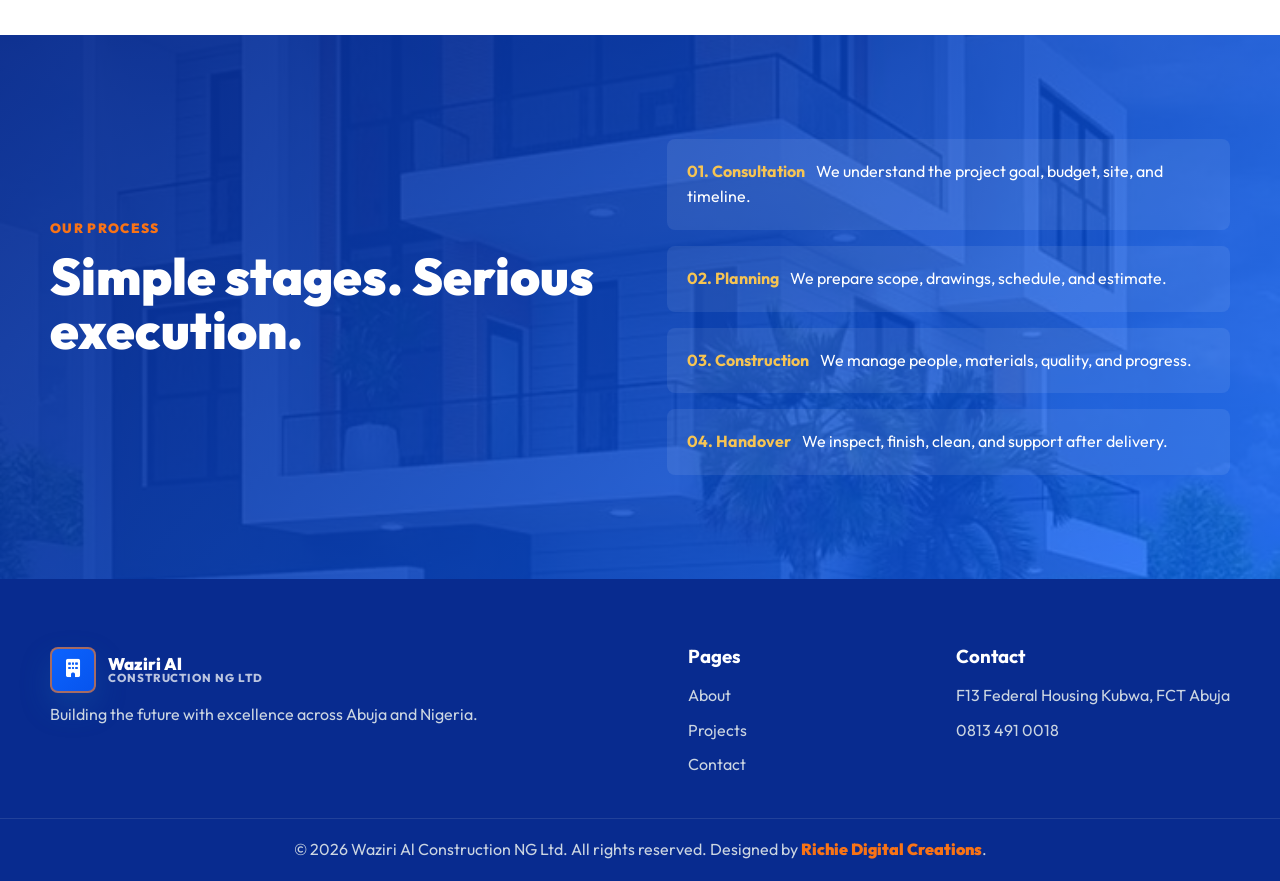
<file: services.html>
<!DOCTYPE html>
<html lang="en">
<head>
  <meta charset="UTF-8" />
  <meta name="viewport" content="width=device-width, initial-scale=1.0" />
  <title>Services | Waziri Al Construction NG Ltd</title>
  <link rel="preconnect" href="https://fonts.googleapis.com" />
  <link rel="preconnect" href="https://fonts.gstatic.com" crossorigin />
  <link href="https://fonts.googleapis.com/css2?family=Outfit:wght@300;400;500;600;700;800;900&display=swap" rel="stylesheet" />
  <link rel="stylesheet" href="https://cdnjs.cloudflare.com/ajax/libs/font-awesome/6.5.1/css/all.min.css" />
  <link rel="stylesheet" href="style.css" />
</head>
<body>
  <header class="site-header" id="navbar"><a class="brand" href="index (6).html"><span class="brand-mark"><i class="fa-solid fa-building"></i></span><span><strong>Waziri Al</strong><small>Construction NG Ltd</small></span></a><nav class="site-nav" id="navLinks"><a href="index (6).html">Home</a><a href="about.html">About</a><a class="active" href="services.html">Services</a><a href="projects.html">Projects</a><a href="contact.html">Contact</a></nav><a class="header-cta" href="contact.html">Get Quote</a><button class="menu-toggle" id="hamburger" aria-label="Open menu"><span></span><span></span><span></span></button></header>
  <main>
    <section class="page-hero"><div class="container reveal"><span class="eyebrow">Our Services</span><h1>Complete construction support for homes, businesses, and infrastructure.</h1><p>Choose one service or let us manage the entire journey from concept to completion.</p></div></section>
    <section class="section"><div class="container service-page-grid">
      <article class="service-card reveal"><span>01</span><i class="fa-solid fa-building"></i><h2>Building Construction</h2><p>Residential homes, commercial buildings, offices, estates, and industrial spaces built with proper supervision and quality control.</p><ul><li>Residential buildings</li><li>Commercial structures</li><li>Site supervision</li></ul></article>
      <article class="service-card reveal"><span>02</span><i class="fa-solid fa-hammer"></i><h2>Renovation & Remodeling</h2><p>Modern upgrades for existing properties, including layouts, finishes, roofing, interiors, exteriors, kitchens, and bathrooms.</p><ul><li>Interior renovation</li><li>Exterior remodeling</li><li>Finish upgrades</li></ul></article>
      <article class="service-card reveal"><span>03</span><i class="fa-solid fa-road"></i><h2>Civil Engineering Works</h2><p>Infrastructure support including road works, drainage, paving, foundations, concrete works, and site development.</p><ul><li>Road and drainage</li><li>Foundation works</li><li>Estate infrastructure</li></ul></article>
      <article class="service-card reveal"><span>04</span><i class="fa-solid fa-chart-gantt"></i><h2>Project Management</h2><p>Planning, scheduling, cost control, quality checks, procurement coordination, and reporting to keep your build organized.</p><ul><li>Project planning</li><li>Cost management</li><li>Quality control</li></ul></article>
      <article class="service-card reveal"><span>05</span><i class="fa-solid fa-drafting-compass"></i><h2>Architectural Design</h2><p>Functional design, construction drawings, concepts, and documentation that make your idea buildable.</p><ul><li>2D plans</li><li>3D concepts</li><li>Construction drawings</li></ul></article>
      <article class="service-card accent-card reveal"><span>06</span><i class="fa-solid fa-comments"></i><h2>Consultation</h2><p>Need clarity before starting? We can review your idea, budget, site needs, and preferred timeline.</p><a class="btn primary" href="contact.html">Book Consultation</a></article>
    </div></section>
    <section class="section dark-section"><div class="container process-grid"><div class="section-head reveal"><span class="section-kicker light">Our Process</span><h2>Simple stages. Serious execution.</h2></div><div class="timeline reveal"><p><strong>01. Consultation</strong> We understand the project goal, budget, site, and timeline.</p><p><strong>02. Planning</strong> We prepare scope, drawings, schedule, and estimate.</p><p><strong>03. Construction</strong> We manage people, materials, quality, and progress.</p><p><strong>04. Handover</strong> We inspect, finish, clean, and support after delivery.</p></div></div></section>
  </main>
  <footer class="site-footer"><div class="container footer-grid"><div><a class="brand footer-brand" href="index (6).html"><span class="brand-mark"><i class="fa-solid fa-building"></i></span><span><strong>Waziri Al</strong><small>Construction NG Ltd</small></span></a><p>Building the future with excellence across Abuja and Nigeria.</p></div><div><h3>Pages</h3><a href="about.html">About</a><a href="projects.html">Projects</a><a href="contact.html">Contact</a></div><div><h3>Contact</h3><p>F13 Federal Housing Kubwa, FCT Abuja</p><p><a href="tel:08134910018">0813 491 0018</a></p></div></div><div class="footer-bottom">&copy; <span id="currentYear"></span> Waziri Al Construction NG Ltd. All rights reserved. Designed by <a href="https://wa.me/23481258766" target="_blank" rel="noopener">Richie Digital Creations</a>.</div></footer>
  <button class="scroll-top" id="scrollTop" aria-label="Scroll to top"><i class="fa-solid fa-arrow-up"></i></button><script src="script.js"></script>
</body>
</html>
</file>
<file: style.css>
:root {
  --blue-950: #082b8f;
  --blue-900: #0736b5;
  --blue-800: #0644d6;
  --blue-700: #0754ed;
  --blue-500: #0b63ff;
  --orange: #f97316;
  --gold: #f6c453;
  --ink: #101827;
  --muted: #667085;
  --line: #e4e7ec;
  --soft: #f5f8fc;
  --white: #ffffff;
  --shadow: 0 24px 70px rgba(7, 22, 42, 0.18);
  --radius: 8px;
}

* {
  box-sizing: border-box;
  margin: 0;
  padding: 0;
}

html {
  scroll-behavior: smooth;
}

body {
  color: var(--ink);
  background: var(--white);
  font-family: "Outfit", Arial, sans-serif;
  line-height: 1.6;
  overflow-x: hidden;
}

img {
  display: block;
  width: 100%;
}

a {
  color: inherit;
  text-decoration: none;
}

button,
input,
select,
textarea {
  font: inherit;
}

.container {
  width: min(1180px, calc(100% - 40px));
  margin-inline: auto;
}

.page-loader {
  position: fixed;
  inset: 0;
  z-index: 9999;
  display: grid;
  place-items: center;
  gap: 14px;
  color: #fff;
  background: var(--blue-950);
  transition: opacity 0.35s ease, visibility 0.35s ease;
}

.page-loader.hide {
  opacity: 0;
  visibility: hidden;
}

.page-loader span {
  width: 52px;
  height: 52px;
  border: 4px solid rgba(255, 255, 255, 0.18);
  border-top-color: var(--orange);
  border-radius: 50%;
  animation: spin 0.8s linear infinite;
}

@keyframes spin {
  to { transform: rotate(360deg); }
}

.site-header {
  position: fixed;
  inset: 0 0 auto;
  z-index: 1000;
  min-height: 76px;
  display: grid;
  grid-template-columns: auto 1fr auto auto;
  align-items: center;
  gap: 20px;
  padding: 0 clamp(18px, 4vw, 54px);
  color: #fff;
  background: rgba(8, 43, 143, 0.58);
  border-bottom: 1px solid rgba(255, 255, 255, 0.12);
  backdrop-filter: blur(18px);
  transition: 0.25s ease;
}

.site-header.scrolled {
  color: var(--ink);
  background: rgba(255, 255, 255, 0.96);
  box-shadow: 0 12px 34px rgba(7, 22, 42, 0.08);
}

.brand,
.site-nav,
.hero-actions,
.hero-metrics,
.footer-grid,
.contact-actions {
  display: flex;
  align-items: center;
}

.brand {
  gap: 12px;
  min-width: max-content;
}

.brand-mark {
  width: 46px;
  height: 46px;
  display: grid;
  place-items: center;
  color: #fff;
  background: linear-gradient(135deg, var(--blue-500), var(--blue-700));
  border: 2px solid rgba(249, 115, 22, 0.65);
  border-radius: var(--radius);
  font-weight: 900;
  box-shadow: 0 14px 30px rgba(29, 114, 184, 0.25);
}

.brand-mark i {
  font-size: 1.15rem;
}

.brand strong,
.brand small {
  display: block;
  line-height: 1.05;
}

.brand strong {
  font-size: 1.05rem;
  font-weight: 900;
}

.brand small {
  color: currentColor;
  opacity: 0.72;
  font-size: 0.72rem;
  font-weight: 800;
  letter-spacing: 0.08em;
  text-transform: uppercase;
}

.site-nav {
  justify-content: center;
  gap: 6px;
}

.site-nav a,
.header-cta {
  min-height: 42px;
  display: inline-flex;
  align-items: center;
  padding: 0 14px;
  border-radius: 999px;
  font-weight: 800;
}

.site-nav a:hover,
.site-nav a.active {
  color: #fff;
  background: var(--blue-500);
}

.header-cta {
  color: #fff;
  background: var(--orange);
  box-shadow: 0 12px 26px rgba(249, 115, 22, 0.28);
}

.menu-toggle {
  display: none;
  width: 46px;
  height: 46px;
  background: transparent;
  border: 0;
  cursor: pointer;
}

.menu-toggle span {
  display: block;
  width: 25px;
  height: 2px;
  margin: 6px auto;
  background: currentColor;
}

.hero {
  position: relative;
  min-height: 760px;
  display: grid;
  place-items: center;
  overflow: hidden;
  color: #fff;
  background:
    radial-gradient(circle at 75% 22%, rgba(59, 147, 209, 0.46), transparent 30%),
    linear-gradient(135deg, var(--blue-950), var(--blue-900) 55%, #03268f);
}

.hero-bg-motion {
  position: absolute;
  inset: 0;
  overflow: hidden;
}

.grid-plane {
  position: absolute;
  inset: auto -10% -34% -10%;
  height: 62%;
  background-image:
    linear-gradient(rgba(29, 114, 184, 0.2) 1px, transparent 1px),
    linear-gradient(90deg, rgba(29, 114, 184, 0.2) 1px, transparent 1px);
  background-size: 46px 46px;
  transform: perspective(520px) rotateX(62deg);
  transform-origin: top;
  animation: gridMove 8s linear infinite;
  opacity: 0.58;
}

.beam {
  position: absolute;
  width: 42vw;
  height: 160vh;
  top: -35vh;
  background: linear-gradient(180deg, transparent, rgba(249, 115, 22, 0.16), transparent);
  transform: rotate(32deg);
  filter: blur(2px);
  animation: beamFloat 7s ease-in-out infinite;
}

.beam-one {
  left: 8%;
}

.beam-two {
  right: 2%;
  animation-delay: -3s;
}

@keyframes gridMove {
  to { background-position: 0 46px, 46px 0; }
}

@keyframes beamFloat {
  50% { transform: translateX(40px) rotate(32deg); opacity: 0.42; }
}

.hero-shell {
  position: relative;
  z-index: 2;
  width: min(1180px, calc(100% - 40px));
  display: grid;
  grid-template-columns: 1.02fr 0.98fr;
  gap: clamp(34px, 6vw, 82px);
  align-items: center;
  padding: 108px 0 54px;
}

.eyebrow,
.section-kicker {
  display: inline-flex;
  align-items: center;
  gap: 9px;
  color: var(--orange);
  font-size: 0.84rem;
  font-weight: 900;
  letter-spacing: 0.1em;
  text-transform: uppercase;
}

.eyebrow {
  min-height: 38px;
  padding: 8px 13px;
  color: #fff;
  background: rgba(29, 114, 184, 0.26);
  border: 1px solid rgba(147, 197, 253, 0.32);
  border-radius: 999px;
}

h1,
h2,
h3 {
  line-height: 1.04;
  letter-spacing: 0;
}

.hero h1 {
  margin-top: 18px;
  max-width: 780px;
  font-size: clamp(2.75rem, 5.2vw, 5rem);
  font-weight: 900;
}

.hero p,
.page-hero p {
  width: min(650px, 100%);
  margin-top: 22px;
  color: #d8e4f4;
  font-size: clamp(1rem, 1.7vw, 1.16rem);
}

.typing-lead {
  min-height: 52px;
  color: #fff;
  font-size: clamp(1.55rem, 3vw, 2.35rem);
  font-weight: 900;
  line-height: 1.15;
}

.typing-lead span:first-child {
  color: var(--gold);
}

.typing-cursor {
  display: inline-block;
  width: 2px;
  height: 1em;
  margin-left: 5px;
  background: var(--orange);
  transform: translateY(3px);
  animation: cursorBlink 0.8s steps(2, start) infinite;
}

@keyframes cursorBlink {
  50% { opacity: 0; }
}

.hero-actions {
  flex-wrap: wrap;
  gap: 14px;
  margin-top: 32px;
}

.btn {
  min-height: 52px;
  display: inline-flex;
  align-items: center;
  justify-content: center;
  gap: 10px;
  padding: 0 22px;
  border: 1px solid transparent;
  border-radius: var(--radius);
  font-weight: 900;
  transition: 0.22s ease;
}

.btn:hover {
  transform: translateY(-2px);
}

.btn.primary {
  color: #fff;
  background: linear-gradient(135deg, var(--orange), #d65a0b);
  box-shadow: 0 18px 36px rgba(249, 115, 22, 0.28);
}

.btn.secondary {
  color: var(--blue-900);
  background: #fff;
  border-color: rgba(255, 255, 255, 0.34);
}

.btn.secondary.light {
  color: #fff;
  background: rgba(255, 255, 255, 0.12);
}

.hero-metrics {
  width: min(640px, 100%);
  margin-top: 30px;
  padding: 15px;
  justify-content: space-between;
  gap: 14px;
  background: rgba(255, 255, 255, 0.09);
  border: 1px solid rgba(255, 255, 255, 0.14);
  border-radius: var(--radius);
}

.hero-metrics span {
  flex: 1;
  text-align: center;
}

.hero-metrics strong {
  display: block;
  color: var(--gold);
  font-size: 1.85rem;
}

.hero-metrics small {
  color: #cad7e8;
  font-weight: 800;
}

.hero-visual {
  position: relative;
  min-height: 500px;
}

.build-card {
  position: absolute;
  inset: 28px 20px auto auto;
  width: min(430px, 100%);
  overflow: hidden;
  background: var(--blue-950);
  border: 1px solid rgba(255, 255, 255, 0.12);
  border-radius: 8px;
  box-shadow: var(--shadow);
  transform: rotate(1.5deg);
  animation: cardFloat 5s ease-in-out infinite;
}

.build-card img {
  height: 500px;
  object-fit: cover;
}

.build-card::after {
  content: "";
  position: absolute;
  inset: 0;
  background: linear-gradient(180deg, transparent 42%, rgba(8, 43, 143, 0.76));
}

.scan-line {
  position: absolute;
  z-index: 2;
  inset: 0;
  height: 3px;
  background: linear-gradient(90deg, transparent, rgba(249, 115, 22, 0.95), transparent);
  animation: scan 3s linear infinite;
}

.progress-panel,
.floating-chip {
  position: absolute;
  z-index: 3;
  color: #fff;
  background: rgba(8, 43, 143, 0.84);
  border: 1px solid rgba(255, 255, 255, 0.14);
  border-radius: var(--radius);
  backdrop-filter: blur(14px);
}

.progress-panel {
  right: 22px;
  bottom: 22px;
  width: 210px;
  padding: 16px;
}

.progress-panel span,
.progress-panel strong {
  display: block;
}

.progress-panel span {
  color: #a9bdd5;
  font-weight: 800;
}

.progress-panel strong {
  margin: 4px 0 12px;
  font-size: 1.35rem;
}

.progress-panel div {
  height: 8px;
  overflow: hidden;
  background: rgba(255, 255, 255, 0.14);
  border-radius: 999px;
}

.progress-panel i {
  display: block;
  height: 100%;
  background: var(--orange);
  border-radius: inherit;
}

.floating-chip {
  display: inline-flex;
  align-items: center;
  gap: 10px;
  padding: 13px 15px;
  font-weight: 900;
  animation: chipFloat 4s ease-in-out infinite;
}

.chip-one {
  top: 34px;
  left: 4px;
}

.chip-two {
  right: 0;
  bottom: 72px;
  animation-delay: -2s;
}

@keyframes cardFloat {
  50% { transform: translateY(-14px) rotate(-0.8deg); }
}

@keyframes chipFloat {
  50% { transform: translateY(-12px); }
}

@keyframes scan {
  from { transform: translateY(-20px); }
  to { transform: translateY(540px); }
}

.section {
  padding: 104px 0;
}

.soft-section {
  background: var(--soft);
}

.dark-section,
.cta-section {
  color: #fff;
  background:
    linear-gradient(135deg, rgba(8, 43, 143, 0.94), rgba(11, 99, 255, 0.78)),
    url("flyer-extract-6.jfif") center/cover;
}

.section-head {
  width: min(760px, 100%);
  margin-bottom: 42px;
}

.section-head h2,
.intro-copy h2,
.content-stack h2,
.cta-box h2 {
  margin-top: 10px;
  font-size: clamp(2rem, 4vw, 3.35rem);
  font-weight: 900;
}

.section-head p,
.content-stack p,
.intro-copy p,
.mini-card p,
.value-card p,
.service-card p,
.project-card p {
  color: var(--muted);
}

.dark-section .section-head p,
.dark-section .section-head h2,
.dark-section .promise-item p,
.cta-box h2 {
  color: #fff;
}

.intro-band {
  background: linear-gradient(90deg, #fff, #eef6ff);
  border-bottom: 1px solid var(--line);
}

.intro-grid {
  display: grid;
  grid-template-columns: 0.6fr 1.5fr auto;
  gap: 32px;
  align-items: center;
}

.showcase-grid {
  display: grid;
  grid-template-columns: 0.95fr 1.05fr;
  gap: 44px;
  align-items: center;
}

.showcase-image {
  overflow: hidden;
  border-radius: var(--radius);
  box-shadow: var(--shadow);
}

.showcase-image img {
  height: 430px;
  object-fit: cover;
  transition: transform 0.5s ease;
}

.showcase-image:hover img {
  transform: scale(1.04);
}

.intro-copy .text-link {
  display: inline-flex;
  align-items: center;
  gap: 8px;
  margin-top: 22px;
}

.text-link {
  color: var(--blue-700);
  font-weight: 900;
}

.service-strip,
.values-grid,
.service-page-grid,
.portfolio-grid {
  display: grid;
  grid-template-columns: repeat(4, minmax(0, 1fr));
  gap: 20px;
}

.mini-card,
.value-card,
.service-card,
.contact-panel,
.contact-form,
.project-card {
  border: 1px solid var(--line);
  border-radius: var(--radius);
  background: #fff;
  box-shadow: 0 16px 40px rgba(7, 22, 42, 0.07);
}

.mini-card,
.value-card,
.service-card {
  padding: 28px;
}

.mini-card i,
.value-card i,
.service-card > i {
  width: 54px;
  height: 54px;
  display: grid;
  place-items: center;
  color: #fff;
  background: linear-gradient(135deg, var(--blue-500), var(--blue-700));
  border-radius: var(--radius);
  font-size: 1.35rem;
}

.mini-card h3,
.value-card h2,
.service-card h2 {
  margin: 20px 0 10px;
}

.promise-grid,
.process-grid,
.split-section,
.contact-layout {
  display: grid;
  grid-template-columns: 1fr 1fr;
  gap: 54px;
  align-items: center;
}

.promise-list {
  display: grid;
  gap: 16px;
}

.promise-item {
  display: grid;
  grid-template-columns: 58px 1fr;
  gap: 16px;
  align-items: center;
  padding: 20px;
  background: rgba(255, 255, 255, 0.08);
  border: 1px solid rgba(255, 255, 255, 0.13);
  border-radius: var(--radius);
}

.promise-item span {
  color: var(--gold);
  font-size: 1.5rem;
  font-weight: 900;
}

.image-stack {
  position: relative;
  min-height: 520px;
}

.image-stack img,
.image-frame img {
  height: 100%;
  object-fit: cover;
  border-radius: var(--radius);
  box-shadow: var(--shadow);
}

.image-stack img:first-child {
  position: absolute;
  inset: 0 auto auto 0;
  width: 62%;
  height: 430px;
}

.image-stack img:last-child {
  position: absolute;
  right: 0;
  bottom: 0;
  width: 54%;
  height: 300px;
  border: 8px solid #fff;
}

.content-stack p {
  margin-top: 16px;
  font-size: 1.06rem;
}

.check-list {
  display: grid;
  gap: 12px;
  margin: 24px 0 28px;
  list-style: none;
}

.check-list li {
  display: flex;
  gap: 10px;
  font-weight: 800;
}

.check-list i {
  color: var(--orange);
  margin-top: 5px;
}

.cta-section {
  padding-block: 86px;
}

.cta-box {
  text-align: center;
}

.cta-box .hero-actions {
  justify-content: center;
}

.page-hero {
  padding: 158px 0 92px;
  color: #fff;
  background:
    radial-gradient(circle at 78% 20%, rgba(249, 115, 22, 0.2), transparent 28%),
    linear-gradient(135deg, var(--blue-900), var(--blue-700));
}

.page-hero h1 {
  width: min(980px, 100%);
  margin-top: 18px;
  font-size: clamp(2.7rem, 5.8vw, 5.6rem);
  font-weight: 900;
}

.values-grid {
  grid-template-columns: repeat(3, 1fr);
}

.home-info-grid {
  display: grid;
  grid-template-columns: repeat(3, 1fr);
  gap: 20px;
}

.info-card {
  min-height: 260px;
  padding: 28px;
  background: #fff;
  border: 1px solid var(--line);
  border-radius: var(--radius);
  box-shadow: 0 16px 40px rgba(7, 22, 42, 0.07);
}

.info-card span,
.home-project span {
  color: var(--orange);
  font-size: 0.8rem;
  font-weight: 900;
  letter-spacing: 0.1em;
  text-transform: uppercase;
}

.info-card h3 {
  margin: 14px 0 10px;
  font-size: 1.55rem;
}

.info-card p {
  color: var(--muted);
}

.home-project-row {
  display: grid;
  grid-template-columns: repeat(3, 1fr);
  gap: 20px;
}

.home-project {
  position: relative;
  min-height: 360px;
  overflow: hidden;
  border-radius: var(--radius);
  box-shadow: var(--shadow);
}

.home-project img {
  height: 100%;
  object-fit: cover;
  transition: transform 0.45s ease;
}

.home-project:hover img {
  transform: scale(1.06);
}

.home-project div {
  position: absolute;
  inset: auto 0 0;
  padding: 24px;
  color: #fff;
  background: linear-gradient(0deg, rgba(8, 43, 143, 0.94), transparent);
}

.home-project span {
  color: var(--gold);
}

.home-project h3 {
  margin-top: 8px;
  font-size: 1.45rem;
}

.quick-contact-grid {
  display: grid;
  grid-template-columns: 1.1fr 0.9fr;
  gap: 24px;
  align-items: stretch;
}

.quick-contact-card {
  padding: 32px;
  color: #fff;
  background: linear-gradient(145deg, var(--blue-800), var(--blue-950));
  border-radius: var(--radius);
  box-shadow: var(--shadow);
}

.quick-contact-card h2 {
  margin: 10px 0 14px;
  font-size: clamp(2rem, 4vw, 3rem);
}

.quick-contact-card p {
  color: #dbeafe;
}

.quick-contact-list {
  display: grid;
  gap: 14px;
}

.quick-contact-list a,
.quick-contact-list p {
  padding: 18px;
  color: var(--blue-950);
  background: #fff;
  border: 1px solid var(--line);
  border-radius: var(--radius);
  box-shadow: 0 12px 30px rgba(7, 22, 42, 0.06);
  font-weight: 900;
}

.quick-contact-list i {
  color: var(--orange);
  margin-right: 9px;
}

.service-page-grid {
  grid-template-columns: repeat(3, 1fr);
}

.service-card {
  position: relative;
  overflow: hidden;
}

.service-card span {
  position: absolute;
  top: 22px;
  right: 24px;
  color: #e9eff8;
  font-size: 3.4rem;
  font-weight: 900;
  line-height: 1;
}

.service-card ul {
  display: grid;
  gap: 8px;
  margin-top: 18px;
  padding-left: 18px;
  color: var(--blue-800);
  font-weight: 800;
}

.accent-card {
  color: #fff;
  background: linear-gradient(145deg, var(--blue-700), var(--blue-950));
}

.accent-card p,
.accent-card ul {
  color: #dbeafe;
}

.timeline {
  display: grid;
  gap: 16px;
}

.timeline p {
  padding: 20px;
  background: rgba(255, 255, 255, 0.08);
  border-radius: var(--radius);
}

.timeline strong {
  color: var(--gold);
  margin-right: 8px;
}

.project-filter {
  display: flex;
  flex-wrap: wrap;
  justify-content: center;
  gap: 10px;
  margin-bottom: 34px;
}

.filter-btn {
  min-height: 44px;
  padding: 0 18px;
  color: var(--blue-900);
  background: #fff;
  border: 1px solid var(--line);
  border-radius: 999px;
  font-weight: 900;
  cursor: pointer;
}

.filter-btn.active,
.filter-btn:hover {
  color: #fff;
  background: var(--blue-700);
}

.portfolio-grid {
  grid-template-columns: repeat(3, 1fr);
}

.project-card {
  overflow: hidden;
}

.project-card img {
  height: 270px;
  object-fit: cover;
  transition: transform 0.4s ease;
}

.project-card:hover img {
  transform: scale(1.05);
}

.project-card div {
  padding: 22px;
}

.project-card span {
  color: var(--orange);
  font-weight: 900;
  text-transform: uppercase;
  letter-spacing: 0.08em;
  font-size: 0.78rem;
}

.contact-layout {
  align-items: stretch;
}

.contact-section {
  background:
    radial-gradient(circle at 8% 12%, rgba(11, 99, 255, 0.08), transparent 28%),
    linear-gradient(180deg, #fff, var(--soft));
}

.contact-hero {
  overflow: hidden;
}

.contact-methods {
  display: grid;
  grid-template-columns: repeat(3, 1fr);
  gap: 18px;
  margin-bottom: 28px;
}

.contact-method {
  position: relative;
  min-height: 150px;
  display: grid;
  align-content: end;
  gap: 7px;
  overflow: hidden;
  padding: 24px;
  color: var(--blue-950);
  background: #fff;
  border: 1px solid var(--line);
  border-radius: var(--radius);
  box-shadow: 0 18px 44px rgba(8, 43, 143, 0.08);
  transition: 0.22s ease;
}

.contact-method::after {
  content: "";
  position: absolute;
  top: -54px;
  right: -54px;
  width: 138px;
  height: 138px;
  background: rgba(11, 99, 255, 0.1);
  border-radius: 50%;
}

.contact-method:hover {
  transform: translateY(-5px);
  border-color: rgba(11, 99, 255, 0.3);
}

.contact-method i {
  width: 50px;
  height: 50px;
  display: grid;
  place-items: center;
  color: #fff;
  background: var(--blue-700);
  border-radius: var(--radius);
  font-size: 1.2rem;
}

.contact-method span {
  color: var(--orange);
  font-weight: 900;
  text-transform: uppercase;
  letter-spacing: 0.08em;
  font-size: 0.78rem;
}

.contact-method strong {
  position: relative;
  z-index: 1;
  font-size: 1.08rem;
  line-height: 1.2;
}

.contact-modern {
  align-items: stretch;
}

.contact-panel,
.contact-form {
  padding: 34px;
}

.contact-panel {
  position: relative;
  overflow: hidden;
  color: #fff;
  background: linear-gradient(145deg, var(--blue-800), var(--blue-950));
}

.contact-panel::after {
  content: "";
  position: absolute;
  right: -110px;
  bottom: -110px;
  width: 260px;
  height: 260px;
  background: rgba(255, 255, 255, 0.1);
  border-radius: 50%;
}

.contact-panel h2 {
  position: relative;
  z-index: 1;
  margin-top: 12px;
  font-size: clamp(2rem, 4vw, 3.1rem);
}

.contact-panel p {
  position: relative;
  z-index: 1;
  display: flex;
  gap: 12px;
  margin-top: 18px;
  color: #dbeafe;
}

.contact-panel i {
  color: var(--orange);
  margin-top: 4px;
}

.contact-actions {
  position: relative;
  z-index: 1;
  flex-wrap: wrap;
  gap: 12px;
  margin-top: 28px;
}

.contact-form {
  display: grid;
  gap: 16px;
}

.form-heading h2 {
  margin-top: 8px;
  font-size: clamp(1.7rem, 3vw, 2.5rem);
}

.form-two {
  display: grid;
  grid-template-columns: repeat(2, 1fr);
  gap: 16px;
}

.contact-form label {
  display: grid;
  gap: 8px;
  color: var(--blue-950);
  font-weight: 900;
}

.contact-form input,
.contact-form select,
.contact-form textarea {
  width: 100%;
  min-height: 52px;
  padding: 12px 14px;
  color: var(--ink);
  background: var(--soft);
  border: 1px solid var(--line);
  border-radius: var(--radius);
  outline: 0;
}

.contact-form textarea {
  min-height: 150px;
  resize: vertical;
}

.contact-form input:focus,
.contact-form select:focus,
.contact-form textarea:focus {
  border-color: var(--blue-500);
  box-shadow: 0 0 0 4px rgba(29, 114, 184, 0.14);
}

.form-success {
  display: none;
  padding: 12px 14px;
  color: #065f46;
  background: #d1fae5;
  border-radius: var(--radius);
  font-weight: 900;
}

.form-success.show {
  display: block;
}

.map-card {
  overflow: hidden;
  margin-top: 28px;
  background: #fff;
  border: 1px solid var(--line);
  border-radius: var(--radius);
  box-shadow: 0 18px 44px rgba(8, 43, 143, 0.08);
}

.map-copy {
  display: flex;
  align-items: center;
  justify-content: space-between;
  gap: 20px;
  padding: 24px;
}

.map-copy h2 {
  color: var(--blue-950);
  font-size: clamp(1.35rem, 2.7vw, 2rem);
}

.map-card iframe {
  display: block;
  filter: saturate(1.05) contrast(1.02);
}

.site-footer {
  color: #cbd5e1;
  background: var(--blue-950);
}

.footer-grid {
  align-items: flex-start;
  justify-content: space-between;
  gap: 42px;
  padding: 68px 0 40px;
}

.footer-grid > div {
  display: grid;
  gap: 9px;
}

.footer-grid > div:first-child {
  max-width: 430px;
}

.footer-brand {
  color: #fff;
}

.footer-grid h3 {
  color: #fff;
  margin-bottom: 8px;
}

.footer-grid a:hover {
  color: var(--orange);
}

.footer-bottom {
  padding: 18px 20px;
  text-align: center;
  border-top: 1px solid rgba(255, 255, 255, 0.1);
}

.footer-bottom a {
  color: var(--orange);
  font-weight: 900;
}

.scroll-top {
  position: fixed;
  right: 22px;
  bottom: 22px;
  z-index: 900;
  width: 48px;
  height: 48px;
  display: grid;
  place-items: center;
  color: #fff;
  background: var(--orange);
  border: 0;
  border-radius: var(--radius);
  box-shadow: var(--shadow);
  opacity: 0;
  visibility: hidden;
  transform: translateY(12px);
  transition: 0.2s ease;
  cursor: pointer;
}

.scroll-top.show {
  opacity: 1;
  visibility: visible;
  transform: translateY(0);
}

.reveal {
  opacity: 0;
  transform: translateY(24px);
  transition: opacity 0.65s ease, transform 0.65s ease;
}

.reveal.visible {
  opacity: 1;
  transform: translateY(0);
}

@media (max-width: 1040px) {
  .site-header {
    grid-template-columns: auto 1fr auto;
  }

  .header-cta {
    display: none;
  }

  .menu-toggle {
    display: block;
    justify-self: end;
  }

  .site-nav {
    position: fixed;
    top: 86px;
    right: 18px;
    width: min(340px, calc(100vw - 36px));
    display: grid;
    justify-content: stretch;
    padding: 16px;
    color: var(--ink);
    background: #fff;
    border: 1px solid var(--line);
    border-radius: var(--radius);
    box-shadow: var(--shadow);
    opacity: 0;
    visibility: hidden;
    transform: translateY(-12px);
    transition: 0.22s ease;
  }

  .site-nav.open {
    opacity: 1;
    visibility: visible;
    transform: translateY(0);
  }

  .site-nav a {
    border-radius: var(--radius);
  }

  .hero-shell,
  .split-section,
  .promise-grid,
  .process-grid,
  .contact-layout,
  .intro-grid,
  .showcase-grid {
    grid-template-columns: 1fr;
  }

  .hero-visual {
    min-height: 520px;
  }

  .build-card {
    left: 50%;
    right: auto;
    transform: translateX(-50%) rotate(1.5deg);
  }

  .service-strip,
  .service-page-grid,
  .portfolio-grid,
  .home-info-grid,
  .home-project-row,
  .contact-methods {
    grid-template-columns: repeat(2, 1fr);
  }

  .values-grid,
  .quick-contact-grid {
    grid-template-columns: 1fr;
  }

  .showcase-image img {
    height: 320px;
  }
}

@media (max-width: 680px) {
  .container,
  .hero-shell {
    width: calc(100% - 28px);
  }

  .site-header {
    min-height: 70px;
    padding-inline: 14px;
  }

  .brand strong {
    font-size: 0.95rem;
  }

  .brand small {
    font-size: 0.62rem;
  }

  .hero {
    min-height: auto;
  }

  .hero-shell {
    padding-top: 118px;
  }

  .hero h1 {
    font-size: clamp(2.65rem, 13vw, 4rem);
  }

  .hero-metrics,
  .footer-grid,
  .hero-actions,
  .contact-actions {
    align-items: stretch;
    flex-direction: column;
  }

  .hero-visual {
    min-height: 380px;
  }

  .build-card {
    width: 92%;
  }

  .build-card img {
    height: 360px;
  }

  .floating-chip {
    font-size: 0.86rem;
  }

  .chip-one {
    left: 0;
  }

  .chip-two {
    right: 0;
    bottom: 30px;
  }

  .section {
    padding: 76px 0;
  }

  .service-strip,
  .service-page-grid,
  .portfolio-grid,
  .home-info-grid,
  .home-project-row,
  .contact-methods,
  .form-two {
    grid-template-columns: 1fr;
  }

  .quick-contact-grid {
    grid-template-columns: 1fr;
  }

  .map-copy {
    align-items: flex-start;
    flex-direction: column;
  }

  .image-stack {
    min-height: auto;
    display: grid;
    gap: 14px;
  }

  .image-stack img:first-child,
  .image-stack img:last-child {
    position: static;
    width: 100%;
    height: 280px;
    border: 0;
  }

  .page-hero {
    padding-top: 130px;
  }
}
</file>
